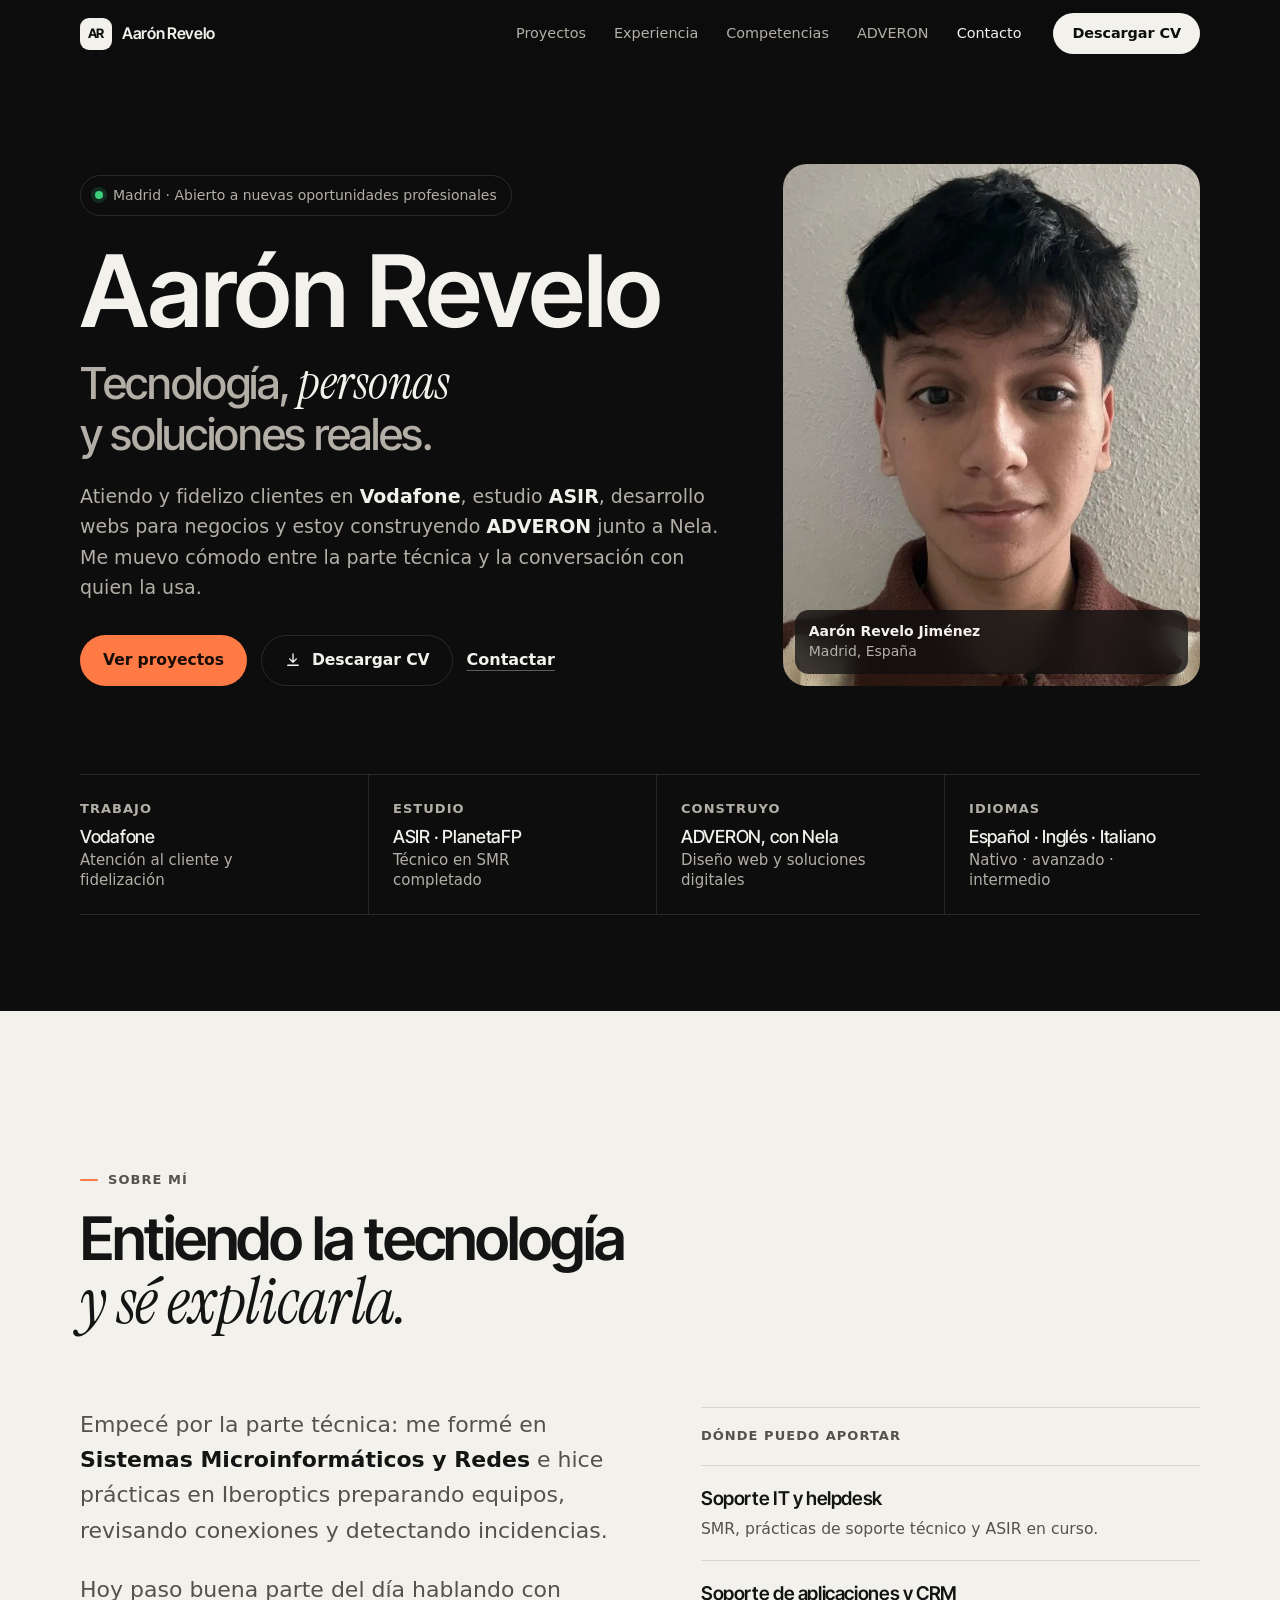
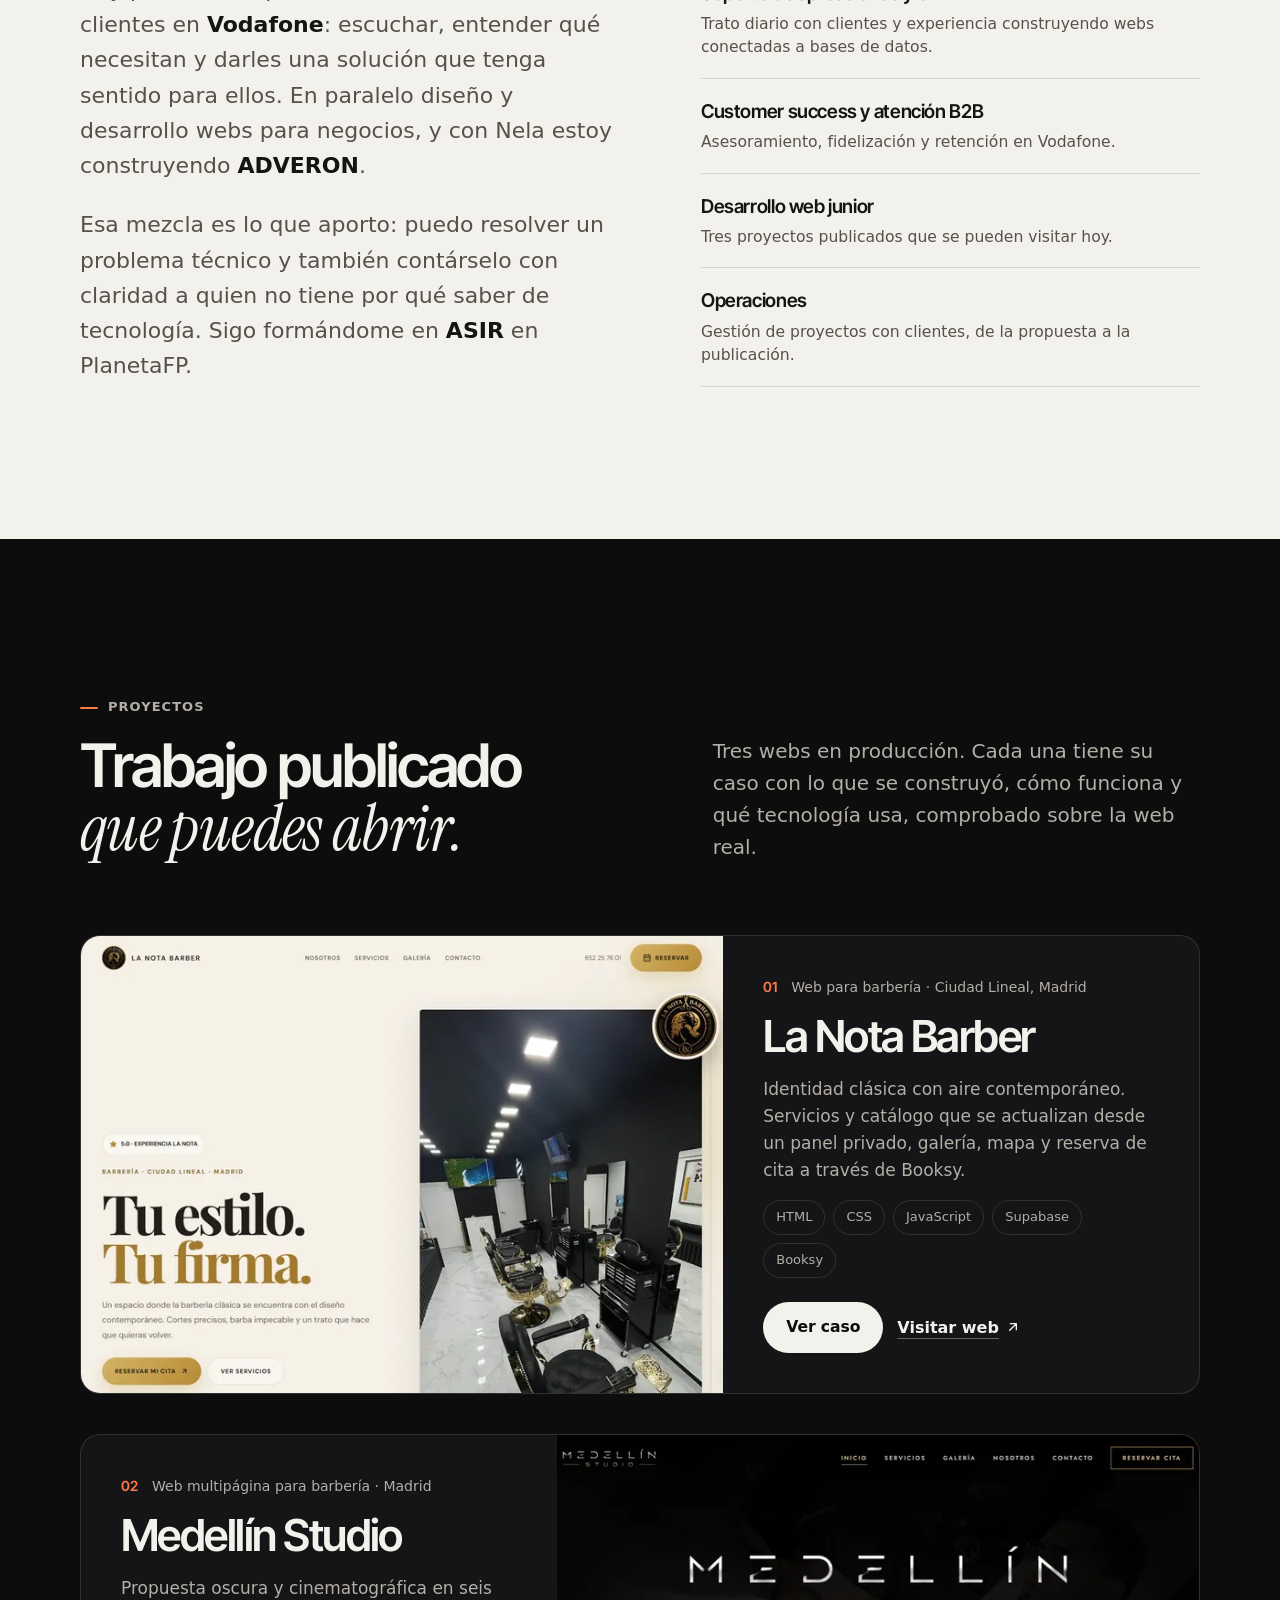
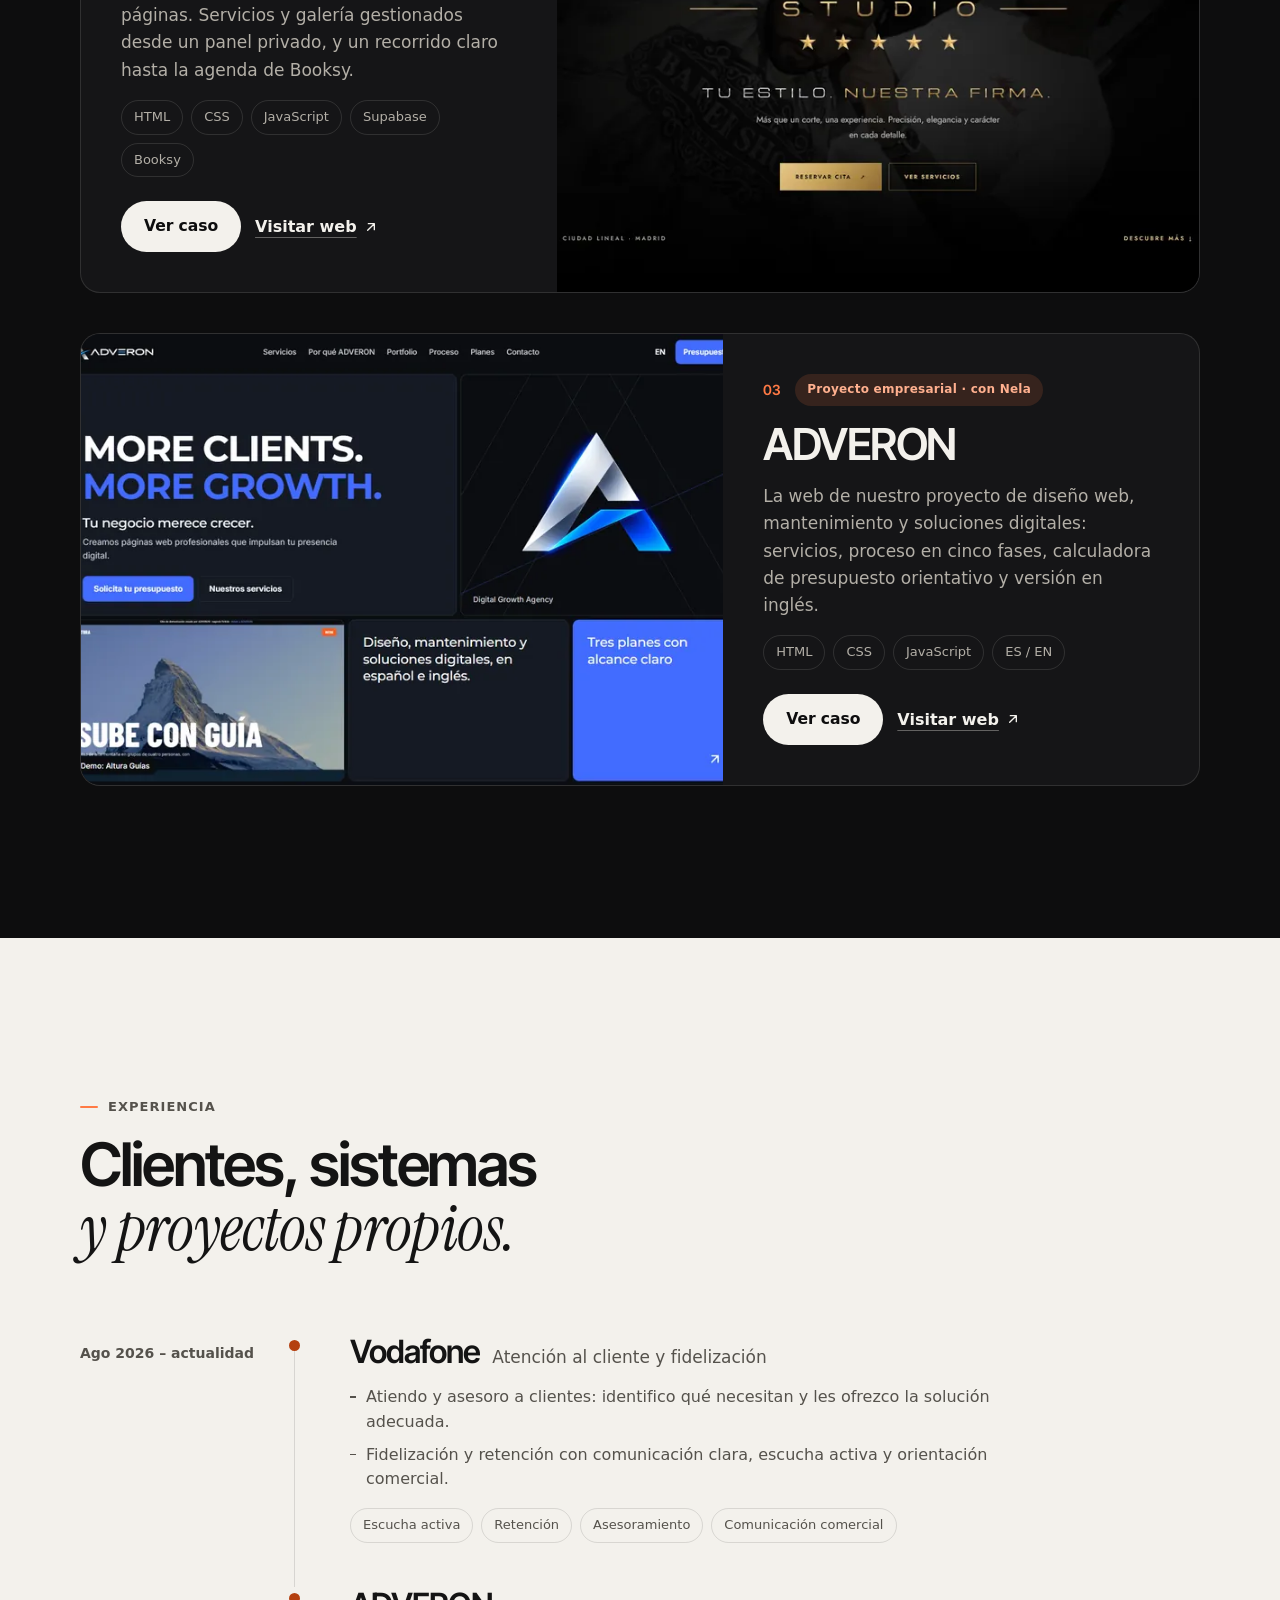
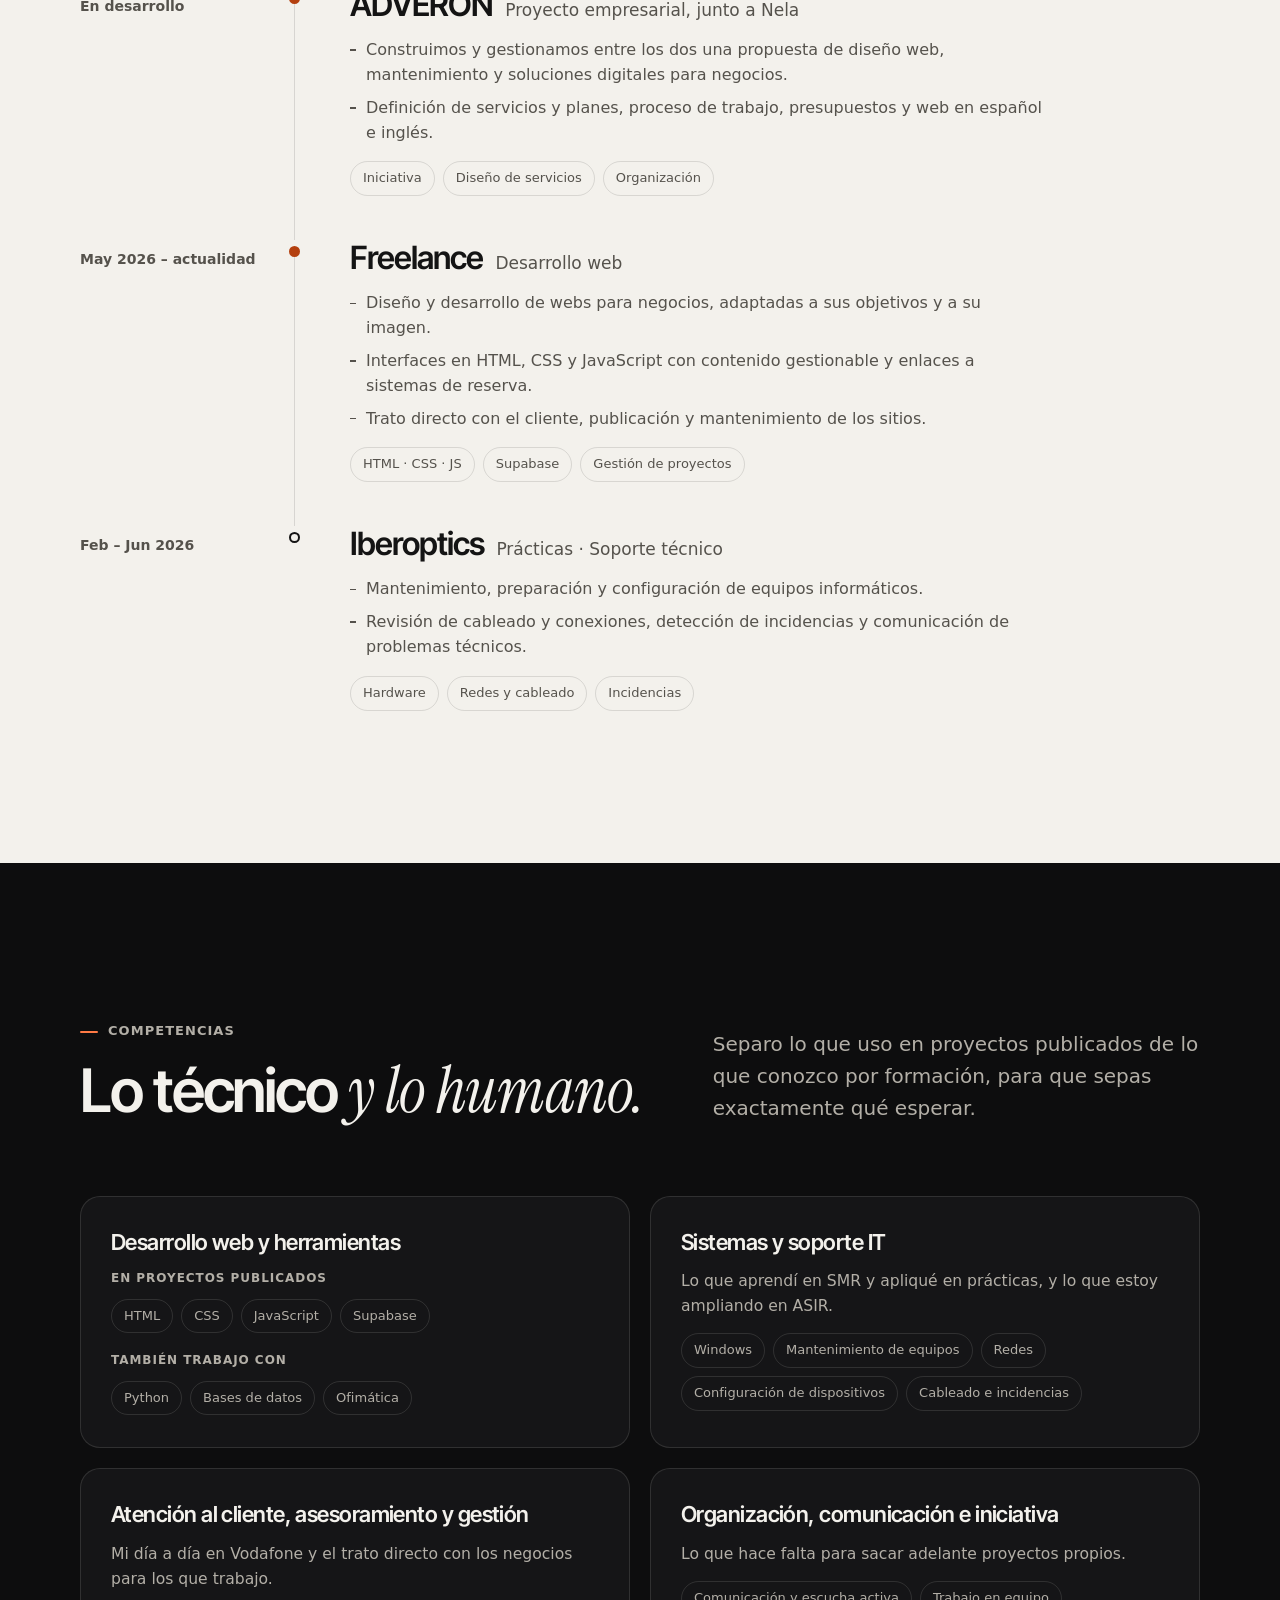
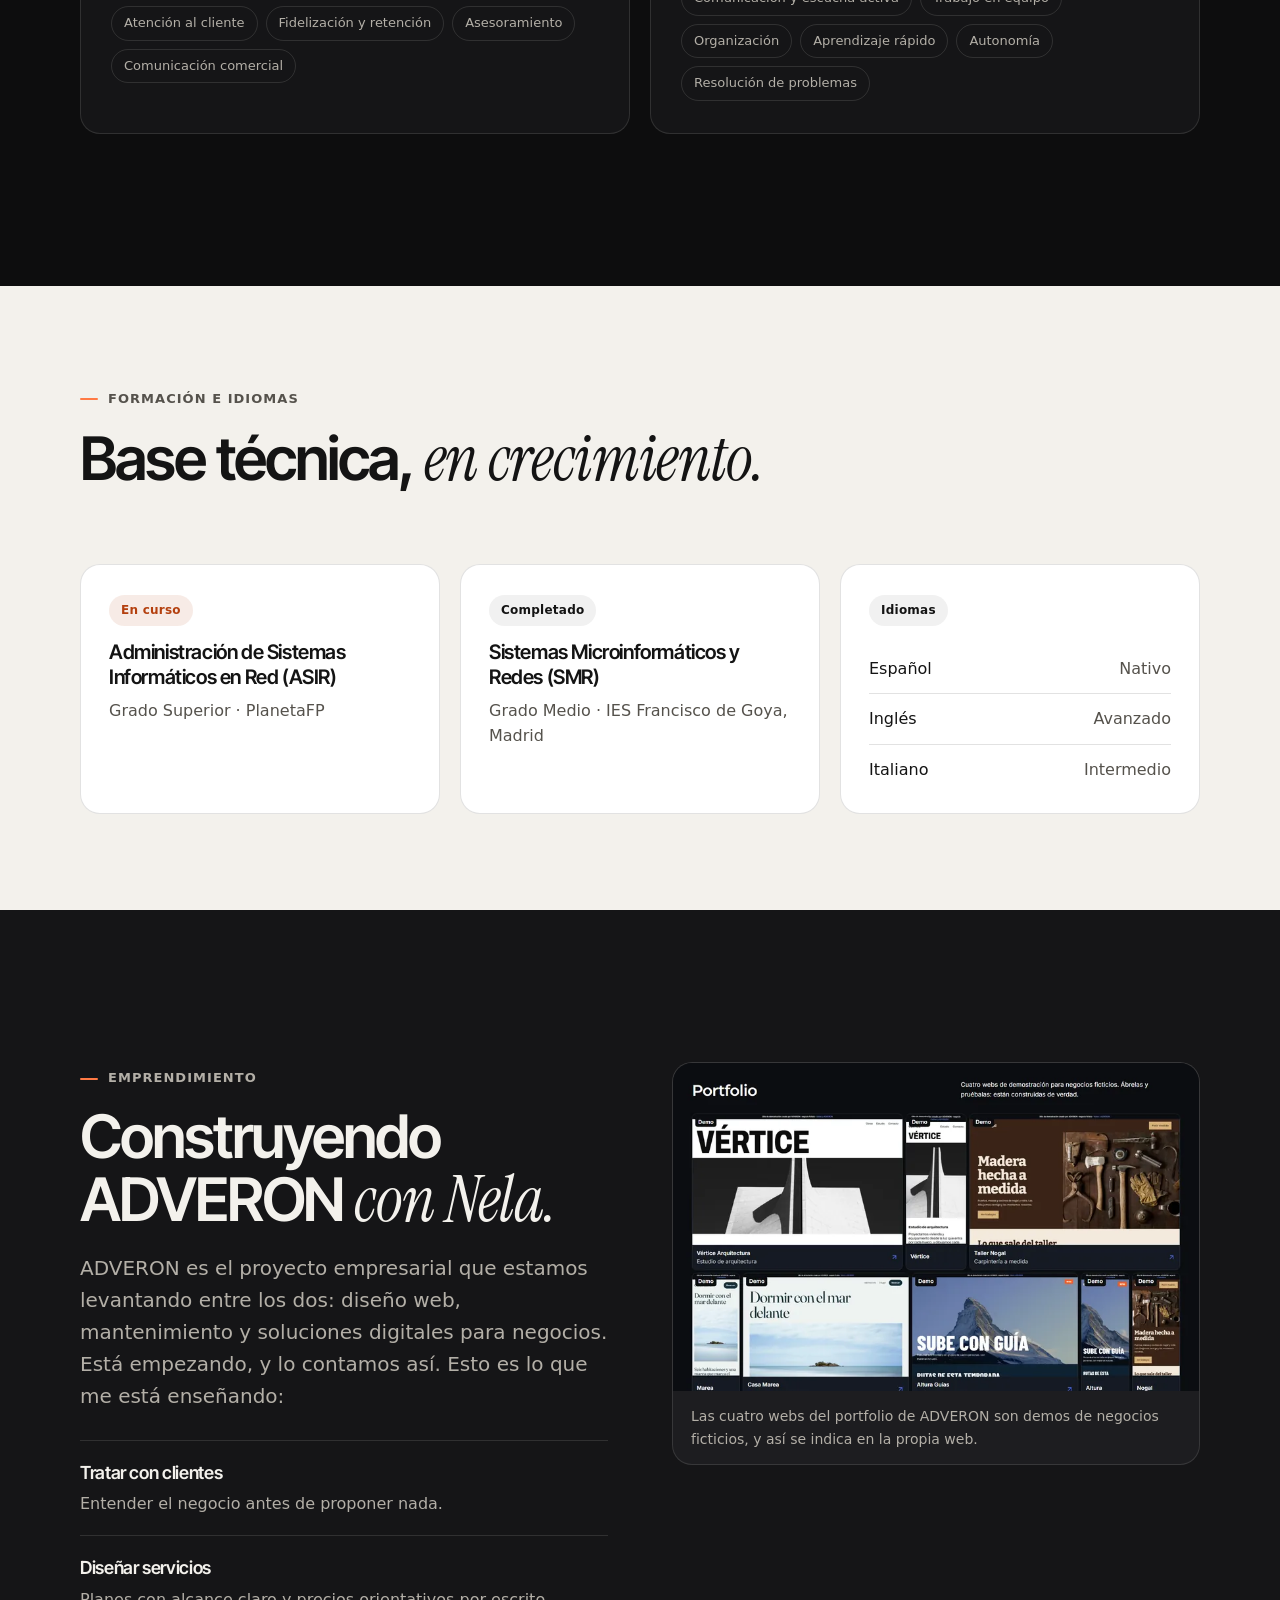
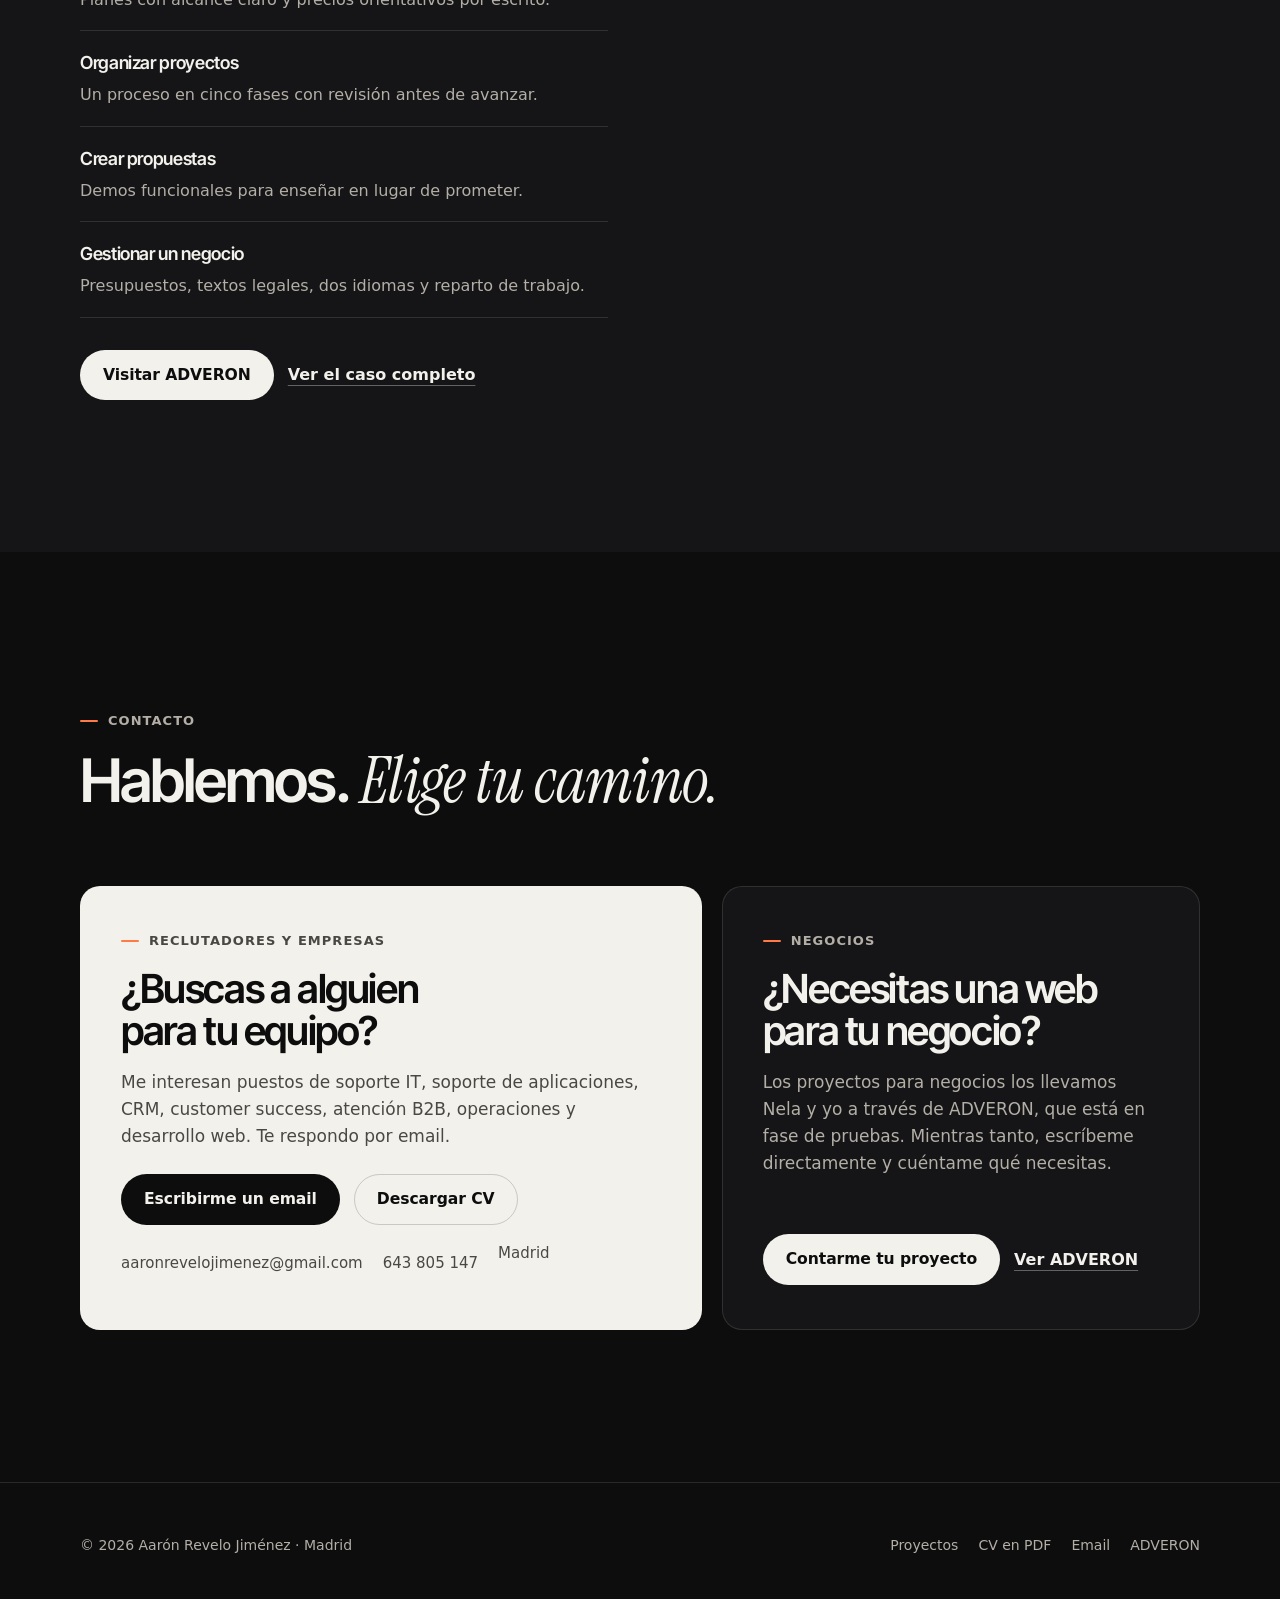
<file: index.html>
<!doctype html>
<html lang="es">
<head>
  <meta charset="utf-8">
  <meta name="viewport" content="width=device-width, initial-scale=1, viewport-fit=cover">
  <title>Aarón Revelo Jiménez · Soporte IT, atención al cliente y desarrollo web en Madrid</title>
  <meta name="description" content="Portfolio de Aarón Revelo Jiménez, en Madrid. Atención al cliente y fidelización en Vodafone, estudiante de ASIR, desarrollo web freelance y cofundador de ADVERON junto a Nela. Proyectos reales y CV.">
  <link rel="canonical" href="https://portfolio-six-delta-wnhrwzsiuf.vercel.app/">
  <meta name="theme-color" content="#0d0d0e">
  <meta name="color-scheme" content="dark light">

  <meta property="og:type" content="profile">
  <meta property="og:locale" content="es_ES">
  <meta property="og:site_name" content="Aarón Revelo">
  <meta property="og:title" content="Aarón Revelo · Tecnología, personas y soluciones reales">
  <meta property="og:description" content="Atención al cliente, soporte IT y desarrollo web en Madrid. Tres proyectos publicados y CV descargable.">
  <meta property="og:url" content="https://portfolio-six-delta-wnhrwzsiuf.vercel.app/">
  <meta property="og:image" content="https://portfolio-six-delta-wnhrwzsiuf.vercel.app/assets/og.jpg">
  <meta property="og:image:width" content="1200">
  <meta property="og:image:height" content="630">
  <meta property="og:image:alt" content="Aarón Revelo, portfolio: tecnología, personas y soluciones reales. Madrid.">
  <meta property="profile:first_name" content="Aarón">
  <meta property="profile:last_name" content="Revelo Jiménez">
  <meta name="twitter:card" content="summary_large_image">

  <link rel="icon" href="assets/favicon.svg" type="image/svg+xml">
  <link rel="apple-touch-icon" href="assets/apple-touch-icon.png">

  <link rel="preconnect" href="https://fonts.googleapis.com">
  <link rel="preconnect" href="https://fonts.gstatic.com" crossorigin>
  <link rel="stylesheet" href="https://fonts.googleapis.com/css2?family=Instrument+Serif:ital@1&family=Inter+Tight:wght@500;600;700&display=swap">
  <link rel="preload" as="image" href="assets/img/aaron-400.webp" type="image/webp" imagesrcset="assets/img/aaron-400.webp 400w, assets/img/aaron-660.webp 660w" imagesizes="(min-width: 900px) 420px, 360px">
  <link rel="stylesheet" href="assets/css/site.css">
  <script>document.documentElement.classList.add('js')</script>

  <script type="application/ld+json">
  {
    "@context": "https://schema.org",
    "@type": "ProfilePage",
    "url": "https://portfolio-six-delta-wnhrwzsiuf.vercel.app/",
    "inLanguage": "es",
    "mainEntity": {
      "@type": "Person",
      "name": "Aarón Revelo Jiménez",
      "url": "https://portfolio-six-delta-wnhrwzsiuf.vercel.app/",
      "image": "https://portfolio-six-delta-wnhrwzsiuf.vercel.app/assets/img/aaron-660.jpg",
      "email": "mailto:aaronrevelojimenez@gmail.com",
      "address": { "@type": "PostalAddress", "addressLocality": "Madrid", "addressCountry": "ES" },
      "worksFor": { "@type": "Organization", "name": "Vodafone" },
      "knowsLanguage": ["es", "en", "it"],
      "knowsAbout": ["Atención al cliente", "Fidelización", "Soporte técnico", "Redes", "Desarrollo web", "HTML", "CSS", "JavaScript", "Supabase"],
      "alumniOf": { "@type": "EducationalOrganization", "name": "IES Francisco de Goya" },
      "hasCredential": { "@type": "EducationalOccupationalCredential", "name": "Técnico en Sistemas Microinformáticos y Redes", "credentialCategory": "Formación Profesional de Grado Medio" }
    }
  }
  </script>
</head>
<body>
  <a class="skip-link" href="#main">Saltar al contenido</a>

  <header class="nav">
    <div class="wrap nav__inner">
      <a class="brand" href="#inicio" aria-label="Aarón Revelo, inicio">
        <span class="brand__mark" aria-hidden="true">AR</span>
        <span>Aarón Revelo</span>
      </a>
      <nav class="nav__links" aria-label="Principal">
        <a href="#proyectos">Proyectos</a>
        <a href="#experiencia">Experiencia</a>
        <a href="#competencias">Competencias</a>
        <a href="#adveron">ADVERON</a>
        <a href="#contacto">Contacto</a>
      </nav>
      <a class="btn btn--light nav__cta" href="CV_Aaron_Revelo_Jimenez.pdf" download>Descargar CV</a>
      <button class="menu-btn" type="button" aria-expanded="false" aria-controls="mobile-menu" aria-label="Abrir menú"><span></span></button>
    </div>
  </header>
  <div class="mobile-menu" id="mobile-menu">
    <nav aria-label="Principal (móvil)">
      <a href="#proyectos">Proyectos</a>
      <a href="#experiencia">Experiencia</a>
      <a href="#competencias">Competencias</a>
      <a href="#adveron">ADVERON</a>
      <a href="#contacto">Contacto</a>
      <a class="btn btn--accent" href="CV_Aaron_Revelo_Jimenez.pdf" download>Descargar CV</a>
    </nav>
  </div>

  <main id="main">

    <!-- ===================== HERO ===================== -->
    <section class="hero" id="inicio" aria-labelledby="hero-title">
      <div class="wrap">
        <div class="hero__grid">
          <div>
            <p class="hero__status"><span class="dot" aria-hidden="true"></span>Madrid · Abierto a nuevas oportunidades profesionales</p>
            <h1 class="hero__title display" id="hero-title">
              <span class="hero__name">Aarón Revelo</span>
              <span class="hero__claim">Tecnología, <span class="serif">personas</span> y soluciones reales.</span>
            </h1>
            <p class="hero__sub">
              Atiendo y fidelizo clientes en <strong>Vodafone</strong>, estudio <strong>ASIR</strong>,
              desarrollo webs para negocios y estoy construyendo <strong>ADVERON</strong> junto a Nela.
              Me muevo cómodo entre la parte técnica y la conversación con quien la usa.
            </p>
            <div class="actions">
              <a class="btn btn--accent" href="#proyectos">Ver proyectos</a>
              <a class="btn btn--ghost" href="CV_Aaron_Revelo_Jimenez.pdf" download>
                <svg viewBox="0 0 24 24" fill="none" stroke="currentColor" stroke-width="1.8" stroke-linecap="round" stroke-linejoin="round" aria-hidden="true"><path d="M12 4v11m0 0-4.5-4.5M12 15l4.5-4.5M5 19h14"/></svg>
                Descargar CV <span class="sr-only">(PDF, 175 KB)</span>
              </a>
              <a class="link" href="#contacto">Contactar</a>
            </div>
          </div>

          <figure class="portrait">
            <picture>
              <source type="image/webp" srcset="assets/img/aaron-400.webp 400w, assets/img/aaron-660.webp 660w" sizes="(min-width: 900px) 420px, 360px">
              <img src="assets/img/aaron-400.jpg" srcset="assets/img/aaron-400.jpg 400w, assets/img/aaron-660.jpg 660w" sizes="(min-width: 900px) 420px, 360px" width="400" height="543" alt="Retrato de Aarón Revelo Jiménez" fetchpriority="high">
            </picture>
            <figcaption><strong>Aarón Revelo Jiménez</strong>Madrid, España</figcaption>
          </figure>
        </div>

        <dl class="snapshot" aria-label="Resumen rápido">
          <div class="reveal"><dt>Trabajo</dt><dd>Vodafone<span>Atención al cliente y fidelización</span></dd></div>
          <div class="reveal"><dt>Estudio</dt><dd>ASIR · PlanetaFP<span>Técnico en SMR completado</span></dd></div>
          <div class="reveal"><dt>Construyo</dt><dd>ADVERON, con Nela<span>Diseño web y soluciones digitales</span></dd></div>
          <div class="reveal"><dt>Idiomas</dt><dd>Español · Inglés · Italiano<span>Nativo · avanzado · intermedio</span></dd></div>
        </dl>
      </div>
    </section>

    <!-- ===================== ABOUT ===================== -->
    <section class="section paper" id="perfil" aria-labelledby="perfil-title">
      <div class="wrap">
        <div class="section-head">
          <p class="kicker reveal">Sobre mí</p>
          <h2 class="h2 reveal" id="perfil-title">Entiendo la tecnología <span class="serif">y sé explicarla.</span></h2>
        </div>

        <div class="about">
          <div class="about__story reveal">
            <p>Empecé por la parte técnica: me formé en <strong>Sistemas Microinformáticos y Redes</strong> e hice prácticas en Iberoptics preparando equipos, revisando conexiones y detectando incidencias.</p>
            <p>Hoy paso buena parte del día hablando con clientes en <strong>Vodafone</strong>: escuchar, entender qué necesitan y darles una solución que tenga sentido para ellos. En paralelo diseño y desarrollo webs para negocios, y con Nela estoy construyendo <strong>ADVERON</strong>.</p>
            <p>Esa mezcla es lo que aporto: puedo resolver un problema técnico y también contárselo con claridad a quien no tiene por qué saber de tecnología. Sigo formándome en <strong>ASIR</strong> en PlanetaFP.</p>
          </div>

          <div class="reveal">
            <ul class="fit" aria-labelledby="fit-title">
              <li class="fit__title" id="fit-title">Dónde puedo aportar</li>
              <li><strong>Soporte IT y helpdesk</strong><span>SMR, prácticas de soporte técnico y ASIR en curso.</span></li>
              <li><strong>Soporte de aplicaciones y CRM</strong><span>Trato diario con clientes y experiencia construyendo webs conectadas a bases de datos.</span></li>
              <li><strong>Customer success y atención B2B</strong><span>Asesoramiento, fidelización y retención en Vodafone.</span></li>
              <li><strong>Desarrollo web junior</strong><span>Tres proyectos publicados que se pueden visitar hoy.</span></li>
              <li><strong>Operaciones</strong><span>Gestión de proyectos con clientes, de la propuesta a la publicación.</span></li>
            </ul>
          </div>
        </div>
      </div>
    </section>

    <!-- ===================== PROJECTS ===================== -->
    <section class="section" id="proyectos" aria-labelledby="proyectos-title">
      <div class="wrap">
        <div class="section-head section-head--split">
          <div>
            <p class="kicker reveal">Proyectos</p>
            <h2 class="h2 reveal" id="proyectos-title">Trabajo publicado <span class="serif">que puedes abrir.</span></h2>
          </div>
          <p class="lede reveal">Tres webs en producción. Cada una tiene su caso con lo que se construyó, cómo funciona y qué tecnología usa, comprobado sobre la web real.</p>
        </div>

        <div class="projects">
          <article class="project reveal" aria-labelledby="p1-title">
            <a class="project__media" href="proyectos/la-nota-barber.html" tabindex="-1" aria-hidden="true">
              <picture>
                <source type="image/webp" srcset="assets/img/la-nota-barber-800.webp 800w, assets/img/la-nota-barber-1440.webp 1440w" sizes="(min-width: 900px) 680px, 100vw">
                <img src="assets/img/la-nota-barber-800.webp" width="800" height="500" loading="lazy" decoding="async" alt="">
              </picture>
            </a>
            <div class="project__body">
              <p class="project__meta"><span class="project__index">01</span><span>Web para barbería · Ciudad Lineal, Madrid</span></p>
              <h3 class="project__title" id="p1-title"><a href="proyectos/la-nota-barber.html">La Nota Barber</a></h3>
              <p class="project__desc">Identidad clásica con aire contemporáneo. Servicios y catálogo que se actualizan desde un panel privado, galería, mapa y reserva de cita a través de Booksy.</p>
              <ul class="tags" aria-label="Tecnología">
                <li>HTML</li><li>CSS</li><li>JavaScript</li><li>Supabase</li><li>Booksy</li>
              </ul>
              <div class="actions">
                <a class="btn btn--light" href="proyectos/la-nota-barber.html">Ver caso</a>
                <a class="link" href="https://lanotabarber.vercel.app/" target="_blank" rel="noopener">Visitar web <span class="sr-only">(se abre en una pestaña nueva)</span>
                  <svg viewBox="0 0 24 24" fill="none" stroke="currentColor" stroke-width="2" stroke-linecap="round" stroke-linejoin="round" aria-hidden="true"><path d="M7 17 17 7M8 7h9v9"/></svg></a>
              </div>
            </div>
          </article>

          <article class="project reveal" aria-labelledby="p2-title">
            <a class="project__media" href="proyectos/medellin-studio.html" tabindex="-1" aria-hidden="true">
              <picture>
                <source type="image/webp" srcset="assets/img/medellin-studio-800.webp 800w, assets/img/medellin-studio-1440.webp 1440w" sizes="(min-width: 900px) 680px, 100vw">
                <img src="assets/img/medellin-studio-800.webp" width="800" height="500" loading="lazy" decoding="async" alt="">
              </picture>
            </a>
            <div class="project__body">
              <p class="project__meta"><span class="project__index">02</span><span>Web multipágina para barbería · Madrid</span></p>
              <h3 class="project__title" id="p2-title"><a href="proyectos/medellin-studio.html">Medellín Studio</a></h3>
              <p class="project__desc">Propuesta oscura y cinematográfica en seis páginas. Servicios y galería gestionados desde un panel privado, y un recorrido claro hasta la agenda de Booksy.</p>
              <ul class="tags" aria-label="Tecnología">
                <li>HTML</li><li>CSS</li><li>JavaScript</li><li>Supabase</li><li>Booksy</li>
              </ul>
              <div class="actions">
                <a class="btn btn--light" href="proyectos/medellin-studio.html">Ver caso</a>
                <a class="link" href="https://medellinstudio.vercel.app/" target="_blank" rel="noopener">Visitar web <span class="sr-only">(se abre en una pestaña nueva)</span>
                  <svg viewBox="0 0 24 24" fill="none" stroke="currentColor" stroke-width="2" stroke-linecap="round" stroke-linejoin="round" aria-hidden="true"><path d="M7 17 17 7M8 7h9v9"/></svg></a>
              </div>
            </div>
          </article>

          <article class="project reveal" aria-labelledby="p3-title">
            <a class="project__media" href="proyectos/adveron.html" tabindex="-1" aria-hidden="true">
              <picture>
                <source type="image/webp" srcset="assets/img/adveron-800.webp 800w, assets/img/adveron-1440.webp 1440w" sizes="(min-width: 900px) 680px, 100vw">
                <img src="assets/img/adveron-800.webp" width="800" height="500" loading="lazy" decoding="async" alt="">
              </picture>
            </a>
            <div class="project__body">
              <p class="project__meta"><span class="project__index">03</span><span class="label label--accent">Proyecto empresarial · con Nela</span></p>
              <h3 class="project__title" id="p3-title"><a href="proyectos/adveron.html">ADVERON</a></h3>
              <p class="project__desc">La web de nuestro proyecto de diseño web, mantenimiento y soluciones digitales: servicios, proceso en cinco fases, calculadora de presupuesto orientativo y versión en inglés.</p>
              <ul class="tags" aria-label="Tecnología">
                <li>HTML</li><li>CSS</li><li>JavaScript</li><li>ES / EN</li>
              </ul>
              <div class="actions">
                <a class="btn btn--light" href="proyectos/adveron.html">Ver caso</a>
                <a class="link" href="https://adveron-gamma.vercel.app/" target="_blank" rel="noopener">Visitar web <span class="sr-only">(se abre en una pestaña nueva)</span>
                  <svg viewBox="0 0 24 24" fill="none" stroke="currentColor" stroke-width="2" stroke-linecap="round" stroke-linejoin="round" aria-hidden="true"><path d="M7 17 17 7M8 7h9v9"/></svg></a>
              </div>
            </div>
          </article>
        </div>
      </div>
    </section>

    <!-- ===================== EXPERIENCE ===================== -->
    <section class="section paper" id="experiencia" aria-labelledby="experiencia-title">
      <div class="wrap">
        <div class="section-head">
          <p class="kicker reveal">Experiencia</p>
          <h2 class="h2 reveal" id="experiencia-title">Clientes, sistemas <span class="serif">y proyectos propios.</span></h2>
        </div>

        <ol class="timeline">
          <li class="job job--now reveal">
            <p class="job__when">Ago 2026 – actualidad</p>
            <div class="job__body">
              <div class="job__head"><h3 class="job__org">Vodafone</h3><span class="job__role">Atención al cliente y fidelización</span></div>
              <ul>
                <li>Atiendo y asesoro a clientes: identifico qué necesitan y les ofrezco la solución adecuada.</li>
                <li>Fidelización y retención con comunicación clara, escucha activa y orientación comercial.</li>
              </ul>
              <ul class="tags" aria-label="Competencias"><li>Escucha activa</li><li>Retención</li><li>Asesoramiento</li><li>Comunicación comercial</li></ul>
            </div>
          </li>

          <li class="job job--now reveal">
            <p class="job__when">En desarrollo</p>
            <div class="job__body">
              <div class="job__head"><h3 class="job__org">ADVERON</h3><span class="job__role">Proyecto empresarial, junto a Nela</span></div>
              <ul>
                <li>Construimos y gestionamos entre los dos una propuesta de diseño web, mantenimiento y soluciones digitales para negocios.</li>
                <li>Definición de servicios y planes, proceso de trabajo, presupuestos y web en español e inglés.</li>
              </ul>
              <ul class="tags" aria-label="Competencias"><li>Iniciativa</li><li>Diseño de servicios</li><li>Organización</li></ul>
            </div>
          </li>

          <li class="job job--now reveal">
            <p class="job__when">May 2026 – actualidad</p>
            <div class="job__body">
              <div class="job__head"><h3 class="job__org">Freelance</h3><span class="job__role">Desarrollo web</span></div>
              <ul>
                <li>Diseño y desarrollo de webs para negocios, adaptadas a sus objetivos y a su imagen.</li>
                <li>Interfaces en HTML, CSS y JavaScript con contenido gestionable y enlaces a sistemas de reserva.</li>
                <li>Trato directo con el cliente, publicación y mantenimiento de los sitios.</li>
              </ul>
              <ul class="tags" aria-label="Competencias"><li>HTML · CSS · JS</li><li>Supabase</li><li>Gestión de proyectos</li></ul>
            </div>
          </li>

          <li class="job reveal">
            <p class="job__when">Feb – Jun 2026</p>
            <div class="job__body">
              <div class="job__head"><h3 class="job__org">Iberoptics</h3><span class="job__role">Prácticas · Soporte técnico</span></div>
              <ul>
                <li>Mantenimiento, preparación y configuración de equipos informáticos.</li>
                <li>Revisión de cableado y conexiones, detección de incidencias y comunicación de problemas técnicos.</li>
              </ul>
              <ul class="tags" aria-label="Competencias"><li>Hardware</li><li>Redes y cableado</li><li>Incidencias</li></ul>
            </div>
          </li>
        </ol>
      </div>
    </section>

    <!-- ===================== SKILLS ===================== -->
    <section class="section" id="competencias" aria-labelledby="competencias-title">
      <div class="wrap">
        <div class="section-head section-head--split">
          <div>
            <p class="kicker reveal">Competencias</p>
            <h2 class="h2 reveal" id="competencias-title">Lo técnico <span class="serif">y lo humano.</span></h2>
          </div>
          <p class="lede reveal">Separo lo que uso en proyectos publicados de lo que conozco por formación, para que sepas exactamente qué esperar.</p>
        </div>

        <div class="skills">
          <div class="skill reveal">
            <h3>Desarrollo web y herramientas</h3>
            <div class="skill__group">
              <span class="skill__label">En proyectos publicados</span>
              <ul class="tags"><li>HTML</li><li>CSS</li><li>JavaScript</li><li>Supabase</li></ul>
            </div>
            <div class="skill__group">
              <span class="skill__label">También trabajo con</span>
              <ul class="tags"><li>Python</li><li>Bases de datos</li><li>Ofimática</li></ul>
            </div>
          </div>

          <div class="skill reveal">
            <h3>Sistemas y soporte IT</h3>
            <p>Lo que aprendí en SMR y apliqué en prácticas, y lo que estoy ampliando en ASIR.</p>
            <ul class="tags"><li>Windows</li><li>Mantenimiento de equipos</li><li>Redes</li><li>Configuración de dispositivos</li><li>Cableado e incidencias</li></ul>
          </div>

          <div class="skill reveal">
            <h3>Atención al cliente, asesoramiento y gestión</h3>
            <p>Mi día a día en Vodafone y el trato directo con los negocios para los que trabajo.</p>
            <ul class="tags"><li>Atención al cliente</li><li>Fidelización y retención</li><li>Asesoramiento</li><li>Comunicación comercial</li></ul>
          </div>

          <div class="skill reveal">
            <h3>Organización, comunicación e iniciativa</h3>
            <p>Lo que hace falta para sacar adelante proyectos propios.</p>
            <ul class="tags"><li>Comunicación y escucha activa</li><li>Trabajo en equipo</li><li>Organización</li><li>Aprendizaje rápido</li><li>Autonomía</li><li>Resolución de problemas</li></ul>
          </div>
        </div>
      </div>
    </section>

    <!-- ===================== EDUCATION ===================== -->
    <section class="section section--tight paper" id="formacion" aria-labelledby="formacion-title">
      <div class="wrap">
        <div class="section-head">
          <p class="kicker reveal">Formación e idiomas</p>
          <h2 class="h2 reveal" id="formacion-title">Base técnica, <span class="serif">en crecimiento.</span></h2>
        </div>
        <div class="edu-grid">
          <article class="edu reveal">
            <span class="label label--accent">En curso</span>
            <h3>Administración de Sistemas Informáticos en Red (ASIR)</h3>
            <p>Grado Superior · PlanetaFP</p>
          </article>
          <article class="edu reveal">
            <span class="label">Completado</span>
            <h3>Sistemas Microinformáticos y Redes (SMR)</h3>
            <p>Grado Medio · IES Francisco de Goya, Madrid</p>
          </article>
          <article class="edu reveal">
            <span class="label">Idiomas</span>
            <h3 class="sr-only">Idiomas</h3>
            <ul class="langs">
              <li><span>Español</span><span>Nativo</span></li>
              <li><span>Inglés</span><span>Avanzado</span></li>
              <li><span>Italiano</span><span>Intermedio</span></li>
            </ul>
          </article>
        </div>
      </div>
    </section>

    <!-- ===================== ADVERON ===================== -->
    <section class="section ink-2" id="adveron" aria-labelledby="adveron-title">
      <div class="wrap venture">
        <div>
          <p class="kicker reveal">Emprendimiento</p>
          <h2 class="h2 reveal" id="adveron-title">Construyendo ADVERON <span class="serif">con Nela.</span></h2>
          <p class="lede reveal">ADVERON es el proyecto empresarial que estamos levantando entre los dos: diseño web, mantenimiento y soluciones digitales para negocios. Está empezando, y lo contamos así. Esto es lo que me está enseñando:</p>
          <ul class="learn reveal">
            <li><strong>Tratar con clientes</strong><span>Entender el negocio antes de proponer nada.</span></li>
            <li><strong>Diseñar servicios</strong><span>Planes con alcance claro y precios orientativos por escrito.</span></li>
            <li><strong>Organizar proyectos</strong><span>Un proceso en cinco fases con revisión antes de avanzar.</span></li>
            <li><strong>Crear propuestas</strong><span>Demos funcionales para enseñar en lugar de prometer.</span></li>
            <li><strong>Gestionar un negocio</strong><span>Presupuestos, textos legales, dos idiomas y reparto de trabajo.</span></li>
          </ul>
          <div class="actions">
            <a class="btn btn--light" href="https://adveron-gamma.vercel.app/" target="_blank" rel="noopener">Visitar ADVERON <span class="sr-only">(se abre en una pestaña nueva)</span></a>
            <a class="link" href="proyectos/adveron.html">Ver el caso completo</a>
          </div>
        </div>
        <figure class="venture__card venture__aside reveal">
          <picture>
            <source type="image/webp" srcset="assets/img/adveron-demos-800.webp 800w, assets/img/adveron-demos-1440.webp 1440w" sizes="(min-width: 960px) 560px, 100vw">
            <img src="assets/img/adveron-demos-800.webp" width="800" height="544" loading="lazy" decoding="async" alt="Sección de portfolio de la web de ADVERON con cuatro webs de demostración: Vértice Arquitectura, Taller Nogal, Casa Marea y Altura Guías.">
          </picture>
          <figcaption>Las cuatro webs del portfolio de ADVERON son demos de negocios ficticios, y así se indica en la propia web.</figcaption>
        </figure>
      </div>
    </section>

    <!-- ===================== CONTACT ===================== -->
    <section class="section" id="contacto" aria-labelledby="contacto-title">
      <div class="wrap">
        <div class="section-head">
          <p class="kicker reveal">Contacto</p>
          <h2 class="h2 reveal" id="contacto-title">Hablemos. <span class="serif">Elige tu camino.</span></h2>
        </div>

        <div class="contact-grid">
          <article class="path path--primary reveal" aria-labelledby="path-jobs">
            <p class="kicker">Reclutadores y empresas</p>
            <h3 id="path-jobs">¿Buscas a alguien para tu equipo?</h3>
            <p class="path__text">Me interesan puestos de soporte IT, soporte de aplicaciones, CRM, customer success, atención B2B, operaciones y desarrollo web. Te respondo por email.</p>
            <div class="actions">
              <a class="btn btn--dark" href="mailto:aaronrevelojimenez@gmail.com?subject=Oportunidad%20profesional%20%E2%80%93%20Aar%C3%B3n%20Revelo">Escribirme un email</a>
              <a class="btn btn--ghost" href="CV_Aaron_Revelo_Jimenez.pdf" download>Descargar CV <span class="sr-only">(PDF)</span></a>
            </div>
            <p class="path__meta">
              <a href="mailto:aaronrevelojimenez@gmail.com">aaronrevelojimenez@gmail.com</a>
              <a href="tel:+34643805147">643 805 147</a>
              <span>Madrid</span>
            </p>
          </article>

          <article class="path reveal" aria-labelledby="path-biz">
            <p class="kicker">Negocios</p>
            <h3 id="path-biz">¿Necesitas una web para tu negocio?</h3>
            <p class="path__text">Los proyectos para negocios los llevamos Nela y yo a través de ADVERON, que está en fase de pruebas. Mientras tanto, escríbeme directamente y cuéntame qué necesitas.</p>
            <div class="actions">
              <a class="btn btn--light" href="mailto:aaronrevelojimenez@gmail.com?subject=Proyecto%20web%20para%20mi%20negocio">Contarme tu proyecto</a>
              <a class="link" href="https://adveron-gamma.vercel.app/" target="_blank" rel="noopener">Ver ADVERON <span class="sr-only">(se abre en una pestaña nueva)</span></a>
            </div>
          </article>
        </div>
      </div>
    </section>
  </main>

  <footer class="footer">
    <div class="wrap footer__inner">
      <p>© <span data-year>2026</span> Aarón Revelo Jiménez · Madrid</p>
      <nav aria-label="Pie de página">
        <a href="#proyectos">Proyectos</a>
        <a href="CV_Aaron_Revelo_Jimenez.pdf" download>CV en PDF</a>
        <a href="mailto:aaronrevelojimenez@gmail.com">Email</a>
        <a href="https://adveron-gamma.vercel.app/" target="_blank" rel="noopener">ADVERON</a>
      </nav>
    </div>
  </footer>

  <script src="assets/js/site.js" defer></script>
</body>
</html>
</file>
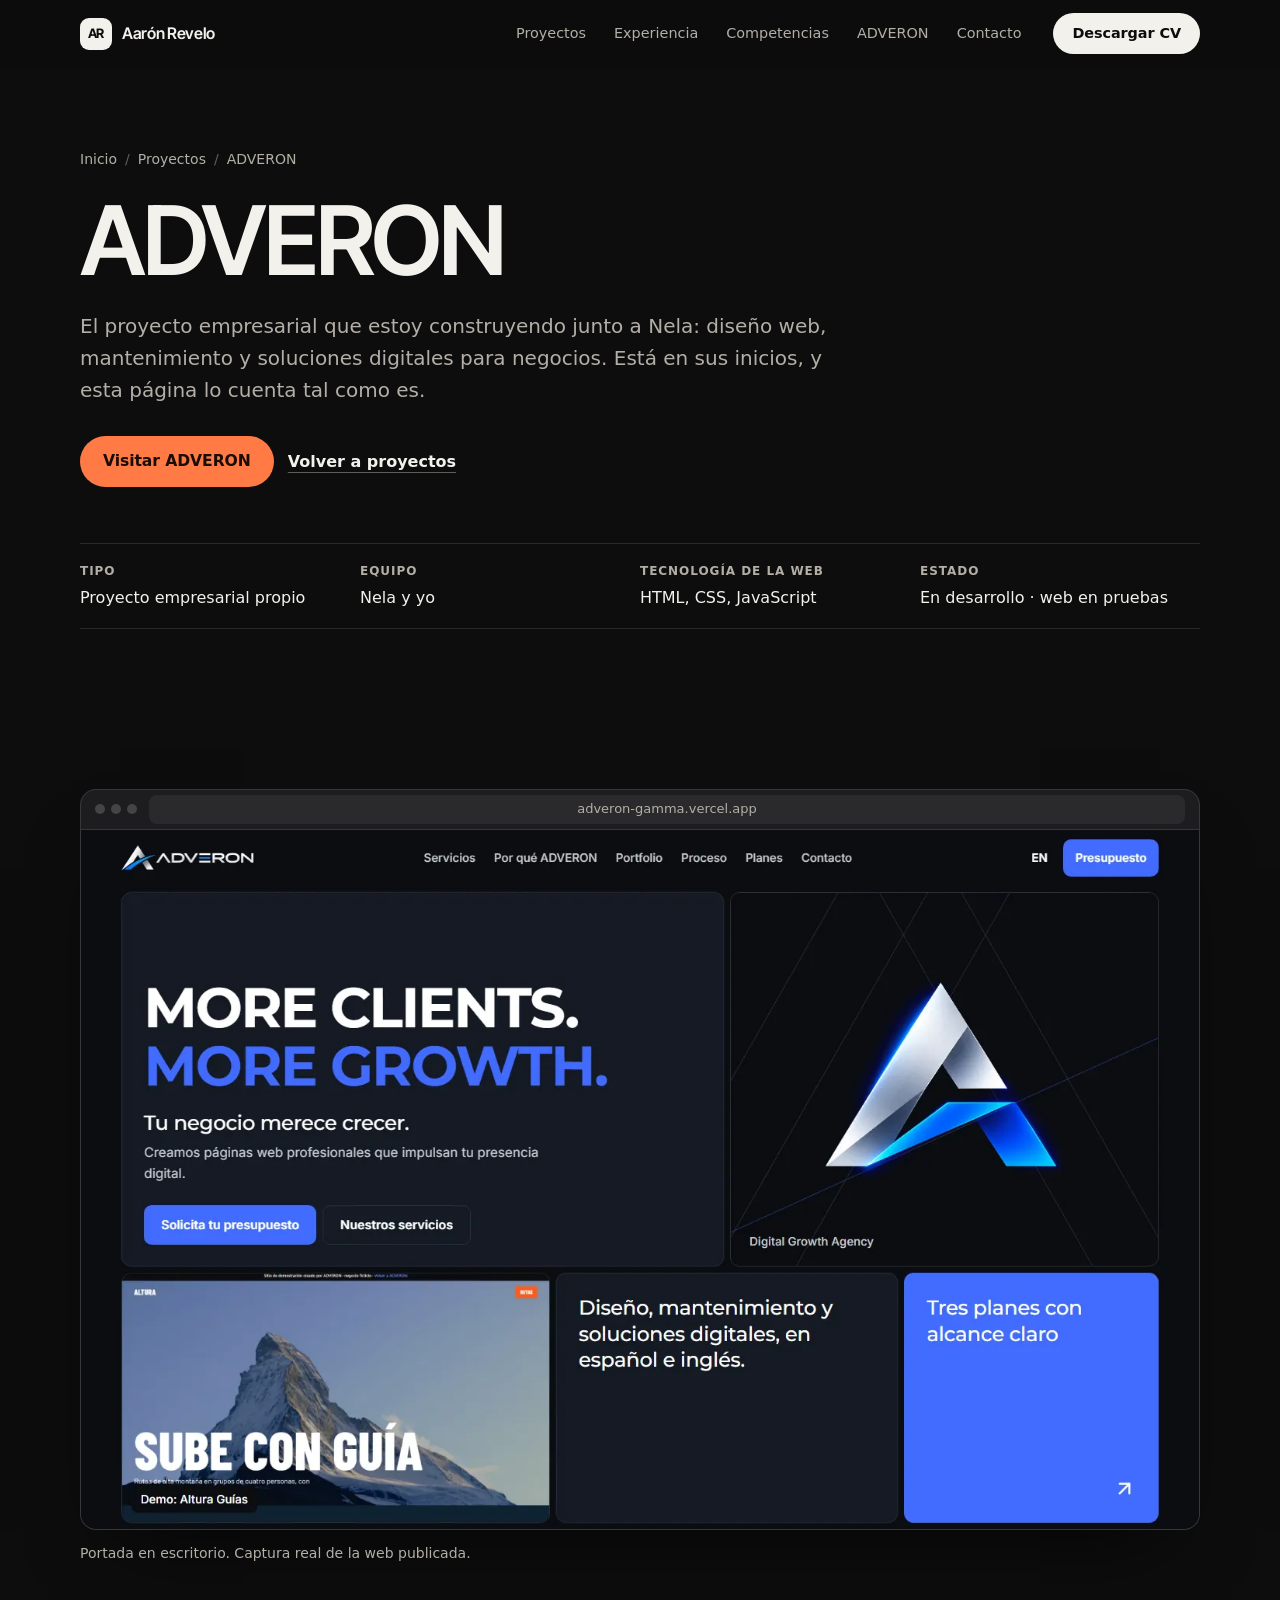
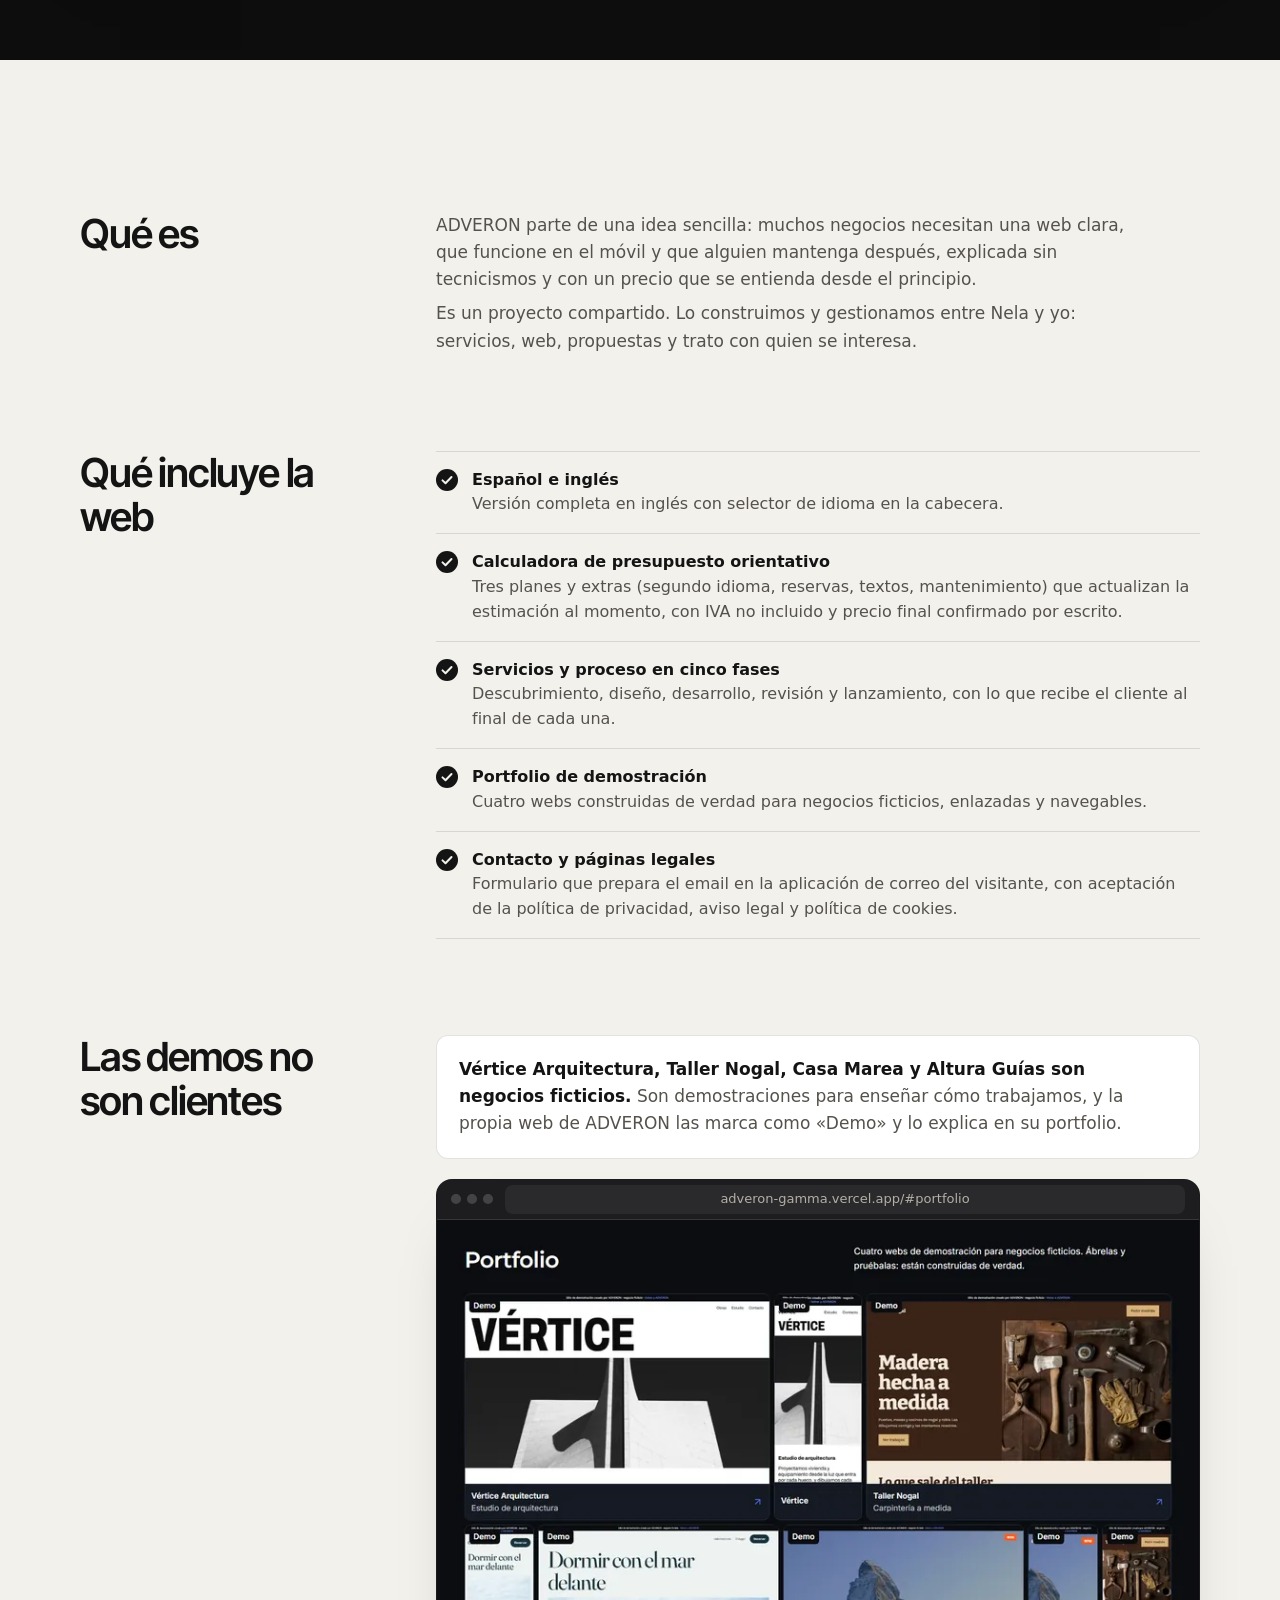
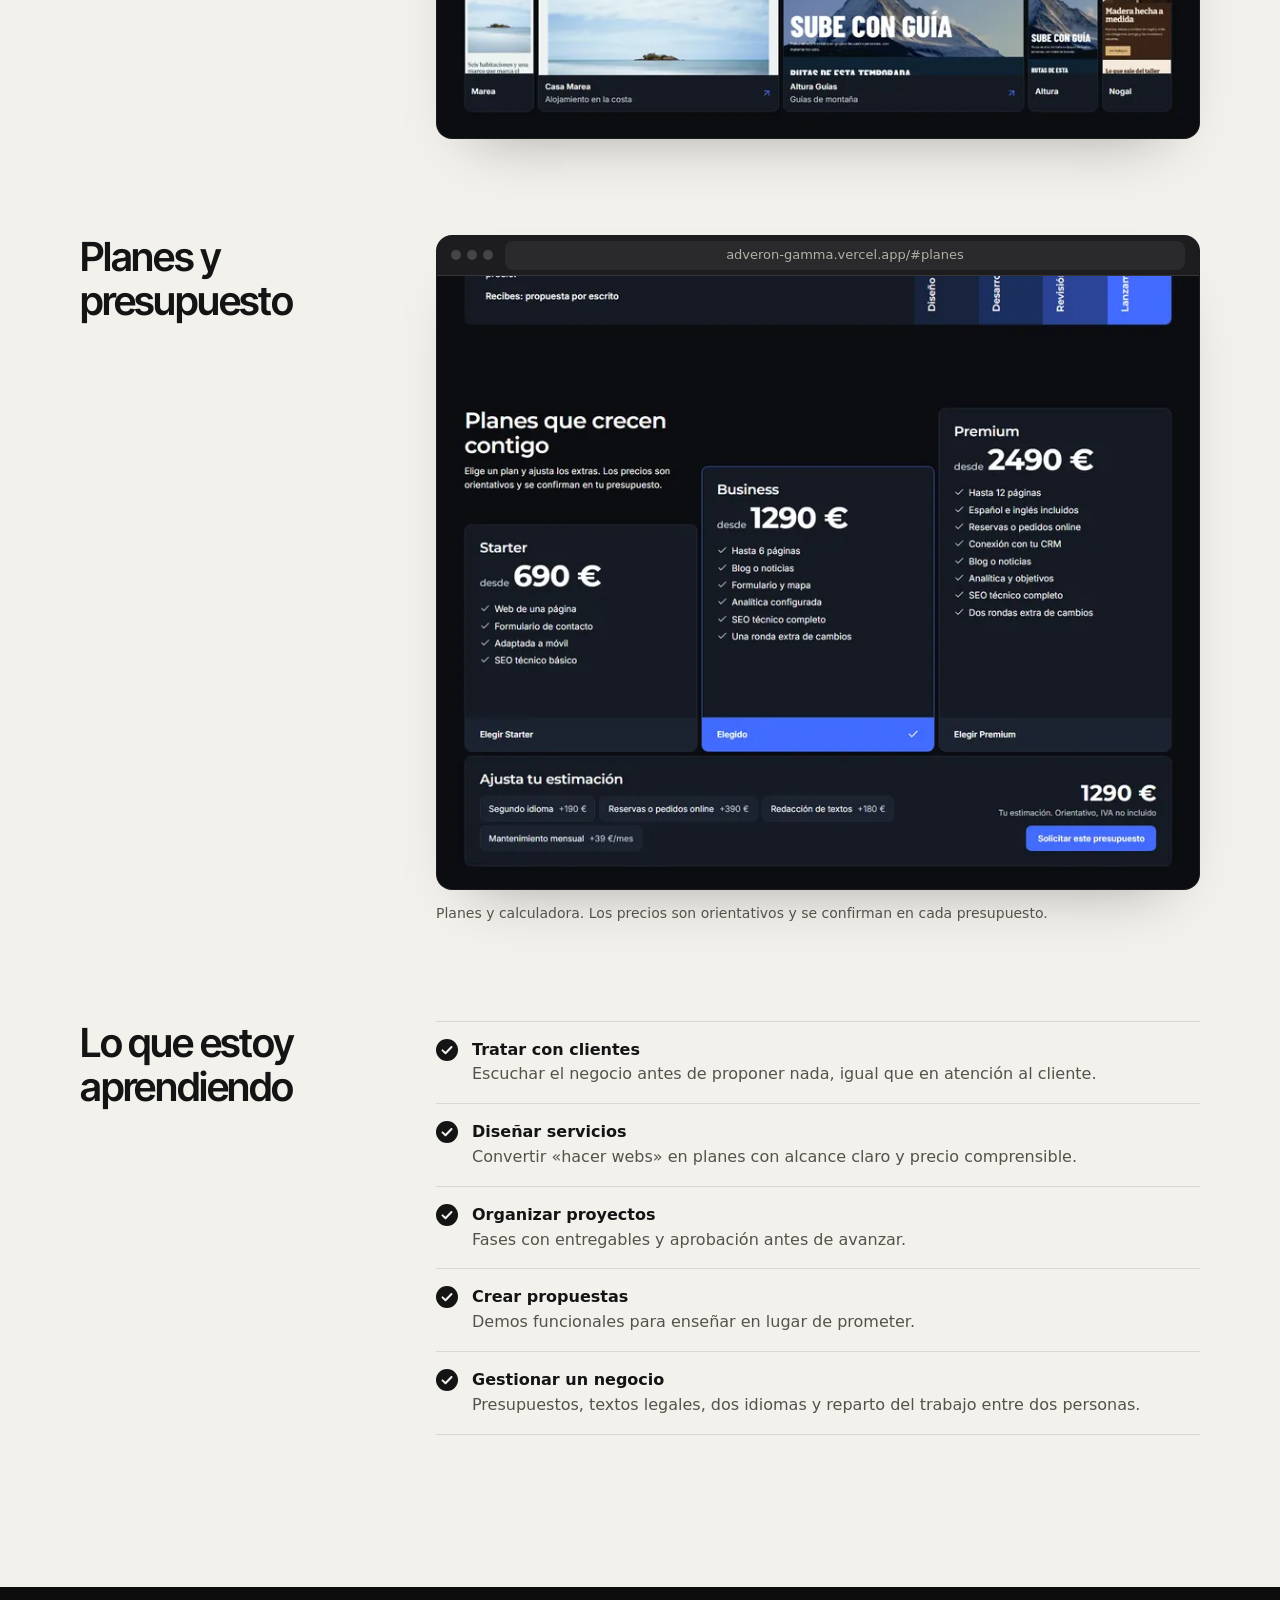
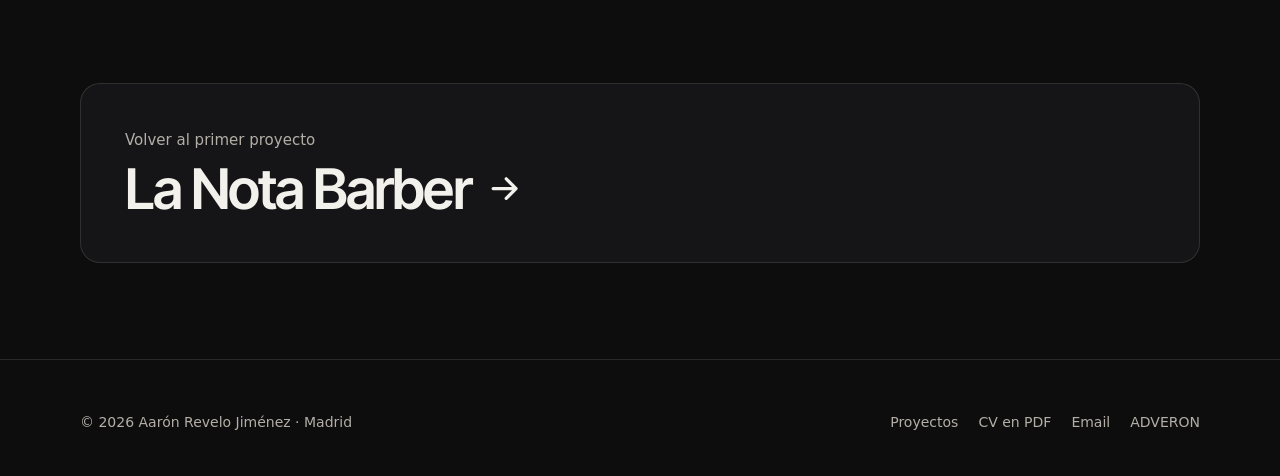
<file: proyectos/adveron.html>
<!doctype html>
<html lang="es">
<head>
  <meta charset="utf-8">
  <meta name="viewport" content="width=device-width, initial-scale=1, viewport-fit=cover">
  <title>ADVERON · Proyecto empresarial con Nela · Aarón Revelo</title>
  <meta name="description" content="ADVERON, el proyecto de diseño web, mantenimiento y soluciones digitales que Aarón Revelo construye junto a Nela: web en español e inglés, proceso en cinco fases, calculadora de presupuesto y demos funcionales.">
  <link rel="canonical" href="https://portfolio-six-delta-wnhrwzsiuf.vercel.app/proyectos/adveron.html">
  <meta name="theme-color" content="#0d0d0e">
  <meta property="og:type" content="article">
  <meta property="og:locale" content="es_ES">
  <meta property="og:site_name" content="Aarón Revelo">
  <meta property="og:title" content="ADVERON · Proyecto empresarial con Nela">
  <meta property="og:description" content="Diseño web, mantenimiento y soluciones digitales para negocios. Un proyecto en construcción, contado tal como es.">
  <meta property="og:url" content="https://portfolio-six-delta-wnhrwzsiuf.vercel.app/proyectos/adveron.html">
  <meta property="og:image" content="https://portfolio-six-delta-wnhrwzsiuf.vercel.app/assets/img/adveron-1440.webp">
  <meta name="twitter:card" content="summary_large_image">
  <link rel="icon" href="../assets/favicon.svg" type="image/svg+xml">
  <link rel="apple-touch-icon" href="../assets/apple-touch-icon.png">
  <link rel="preconnect" href="https://fonts.googleapis.com">
  <link rel="preconnect" href="https://fonts.gstatic.com" crossorigin>
  <link rel="stylesheet" href="https://fonts.googleapis.com/css2?family=Instrument+Serif:ital@1&family=Inter+Tight:wght@500;600;700&display=swap">
  <link rel="stylesheet" href="../assets/css/site.css">
  <script>document.documentElement.classList.add('js')</script>
  <script type="application/ld+json">
  {
    "@context": "https://schema.org",
    "@type": "BreadcrumbList",
    "itemListElement": [
      { "@type": "ListItem", "position": 1, "name": "Inicio", "item": "https://portfolio-six-delta-wnhrwzsiuf.vercel.app/" },
      { "@type": "ListItem", "position": 2, "name": "ADVERON", "item": "https://portfolio-six-delta-wnhrwzsiuf.vercel.app/proyectos/adveron.html" }
    ]
  }
  </script>
</head>
<body>
  <a class="skip-link" href="#main">Saltar al contenido</a>

  <header class="nav">
    <div class="wrap nav__inner">
      <a class="brand" href="../" aria-label="Aarón Revelo, inicio">
        <span class="brand__mark" aria-hidden="true">AR</span>
        <span>Aarón Revelo</span>
      </a>
      <nav class="nav__links" aria-label="Principal">
        <a href="../#proyectos">Proyectos</a>
        <a href="../#experiencia">Experiencia</a>
        <a href="../#competencias">Competencias</a>
        <a href="../#adveron">ADVERON</a>
        <a href="../#contacto">Contacto</a>
      </nav>
      <a class="btn btn--light nav__cta" href="../CV_Aaron_Revelo_Jimenez.pdf" download>Descargar CV</a>
      <button class="menu-btn" type="button" aria-expanded="false" aria-controls="mobile-menu" aria-label="Abrir menú"><span></span></button>
    </div>
  </header>
  <div class="mobile-menu" id="mobile-menu">
    <nav aria-label="Principal (móvil)">
      <a href="../#proyectos">Proyectos</a>
      <a href="../#experiencia">Experiencia</a>
      <a href="../#competencias">Competencias</a>
      <a href="../#adveron">ADVERON</a>
      <a href="../#contacto">Contacto</a>
      <a class="btn btn--accent" href="../CV_Aaron_Revelo_Jimenez.pdf" download>Descargar CV</a>
    </nav>
  </div>

  <main id="main">
    <section class="case-hero">
      <div class="wrap">
        <ol class="crumbs" aria-label="Ruta">
          <li><a href="../">Inicio</a></li>
          <li><a href="../#proyectos">Proyectos</a></li>
          <li aria-current="page">ADVERON</li>
        </ol>
        <h1 class="display">ADVERON</h1>
        <p class="lede">El proyecto empresarial que estoy construyendo junto a Nela: diseño web, mantenimiento y soluciones digitales para negocios. Está en sus inicios, y esta página lo cuenta tal como es.</p>
        <div class="actions">
          <a class="btn btn--accent" href="https://adveron-gamma.vercel.app/" target="_blank" rel="noopener">Visitar ADVERON <span class="sr-only">(se abre en una pestaña nueva)</span></a>
          <a class="link" href="../#proyectos">Volver a proyectos</a>
        </div>

        <dl class="facts-list">
          <div><dt>Tipo</dt><dd>Proyecto empresarial propio</dd></div>
          <div><dt>Equipo</dt><dd>Nela y yo</dd></div>
          <div><dt>Tecnología de la web</dt><dd>HTML, CSS, JavaScript</dd></div>
          <div><dt>Estado</dt><dd>En desarrollo · web en pruebas</dd></div>
        </dl>
      </div>
    </section>

    <section class="section--tight" aria-label="Captura del proyecto">
      <div class="wrap">
        <figure class="reveal">
          <div class="browser">
            <div class="browser__bar"><span class="browser__dots" aria-hidden="true"><i></i><i></i><i></i></span><span class="browser__url">adveron-gamma.vercel.app</span></div>
            <picture>
              <source type="image/webp" srcset="../assets/img/adveron-800.webp 800w, ../assets/img/adveron-1440.webp 1440w" sizes="(min-width: 1200px) 1120px, 100vw">
              <img src="../assets/img/adveron-800.webp" width="1440" height="900" fetchpriority="high" alt="Portada de la web de ADVERON: titular «More clients. More growth.» en blanco y azul sobre fondo oscuro, logotipo en forma de A y bloques con servicios y planes.">
            </picture>
          </div>
          <figcaption class="shot-caption">Portada en escritorio. Captura real de la web publicada.</figcaption>
        </figure>
      </div>
    </section>

    <section class="section paper">
      <div class="wrap case-body">
        <div class="case-block reveal">
          <h2>Qué es</h2>
          <div>
            <p>ADVERON parte de una idea sencilla: muchos negocios necesitan una web clara, que funcione en el móvil y que alguien mantenga después, explicada sin tecnicismos y con un precio que se entienda desde el principio.</p>
            <p>Es un proyecto compartido. Lo construimos y gestionamos entre Nela y yo: servicios, web, propuestas y trato con quien se interesa.</p>
          </div>
        </div>

        <div class="case-block reveal">
          <h2>Qué incluye la web</h2>
          <ul class="checks">
            <li><div><strong>Español e inglés</strong><span>Versión completa en inglés con selector de idioma en la cabecera.</span></div></li>
            <li><div><strong>Calculadora de presupuesto orientativo</strong><span>Tres planes y extras (segundo idioma, reservas, textos, mantenimiento) que actualizan la estimación al momento, con IVA no incluido y precio final confirmado por escrito.</span></div></li>
            <li><div><strong>Servicios y proceso en cinco fases</strong><span>Descubrimiento, diseño, desarrollo, revisión y lanzamiento, con lo que recibe el cliente al final de cada una.</span></div></li>
            <li><div><strong>Portfolio de demostración</strong><span>Cuatro webs construidas de verdad para negocios ficticios, enlazadas y navegables.</span></div></li>
            <li><div><strong>Contacto y páginas legales</strong><span>Formulario que prepara el email en la aplicación de correo del visitante, con aceptación de la política de privacidad, aviso legal y política de cookies.</span></div></li>
          </ul>
        </div>

        <div class="case-block reveal">
          <h2>Las demos no son clientes</h2>
          <div>
            <div class="note">
              <p><strong>Vértice Arquitectura, Taller Nogal, Casa Marea y Altura Guías son negocios ficticios.</strong> Son demostraciones para enseñar cómo trabajamos, y la propia web de ADVERON las marca como «Demo» y lo explica en su portfolio.</p>
            </div>
            <figure style="margin-top: 20px">
              <div class="browser">
                <div class="browser__bar"><span class="browser__dots" aria-hidden="true"><i></i><i></i><i></i></span><span class="browser__url">adveron-gamma.vercel.app/#portfolio</span></div>
                <picture>
                  <source type="image/webp" srcset="../assets/img/adveron-demos-800.webp 800w, ../assets/img/adveron-demos-1440.webp 1440w" sizes="(min-width: 900px) 760px, 100vw">
                  <img src="../assets/img/adveron-demos-800.webp" width="800" height="544" loading="lazy" decoding="async" alt="Portfolio de ADVERON con las cuatro webs de demostración, cada una con la etiqueta «Demo».">
                </picture>
              </div>
            </figure>
          </div>
        </div>

        <div class="case-block reveal">
          <h2>Planes y presupuesto</h2>
          <figure>
            <div class="browser">
              <div class="browser__bar"><span class="browser__dots" aria-hidden="true"><i></i><i></i><i></i></span><span class="browser__url">adveron-gamma.vercel.app/#planes</span></div>
              <picture>
                <source type="image/webp" srcset="../assets/img/adveron-planes-800.webp 800w, ../assets/img/adveron-planes-1440.webp 1440w" sizes="(min-width: 900px) 760px, 100vw">
                <img src="../assets/img/adveron-planes-800.webp" width="800" height="644" loading="lazy" decoding="async" alt="Sección de planes de ADVERON: Starter, Business y Premium con precios orientativos y la calculadora de extras con la estimación total.">
              </picture>
            </div>
            <figcaption class="shot-caption">Planes y calculadora. Los precios son orientativos y se confirman en cada presupuesto.</figcaption>
          </figure>
        </div>

        <div class="case-block reveal">
          <h2>Lo que estoy aprendiendo</h2>
          <ul class="checks">
            <li><div><strong>Tratar con clientes</strong><span>Escuchar el negocio antes de proponer nada, igual que en atención al cliente.</span></div></li>
            <li><div><strong>Diseñar servicios</strong><span>Convertir «hacer webs» en planes con alcance claro y precio comprensible.</span></div></li>
            <li><div><strong>Organizar proyectos</strong><span>Fases con entregables y aprobación antes de avanzar.</span></div></li>
            <li><div><strong>Crear propuestas</strong><span>Demos funcionales para enseñar en lugar de prometer.</span></div></li>
            <li><div><strong>Gestionar un negocio</strong><span>Presupuestos, textos legales, dos idiomas y reparto del trabajo entre dos personas.</span></div></li>
          </ul>
        </div>
      </div>
    </section>

    <section class="section--tight">
      <div class="wrap">
        <a class="next reveal" href="la-nota-barber.html">
          <span>Volver al primer proyecto</span>
          <strong>La Nota Barber <svg viewBox="0 0 24 24" fill="none" stroke="currentColor" stroke-width="2" stroke-linecap="round" stroke-linejoin="round" aria-hidden="true"><path d="M5 12h14m-6-6 6 6-6 6"/></svg></strong>
        </a>
      </div>
    </section>
  </main>

  <footer class="footer">
    <div class="wrap footer__inner">
      <p>© <span data-year>2026</span> Aarón Revelo Jiménez · Madrid</p>
      <nav aria-label="Pie de página">
        <a href="../#proyectos">Proyectos</a>
        <a href="../CV_Aaron_Revelo_Jimenez.pdf" download>CV en PDF</a>
        <a href="mailto:aaronrevelojimenez@gmail.com">Email</a>
        <a href="https://adveron-gamma.vercel.app/" target="_blank" rel="noopener">ADVERON</a>
      </nav>
    </div>
  </footer>
  <script src="../assets/js/site.js" defer></script>
</body>
</html>
</file>
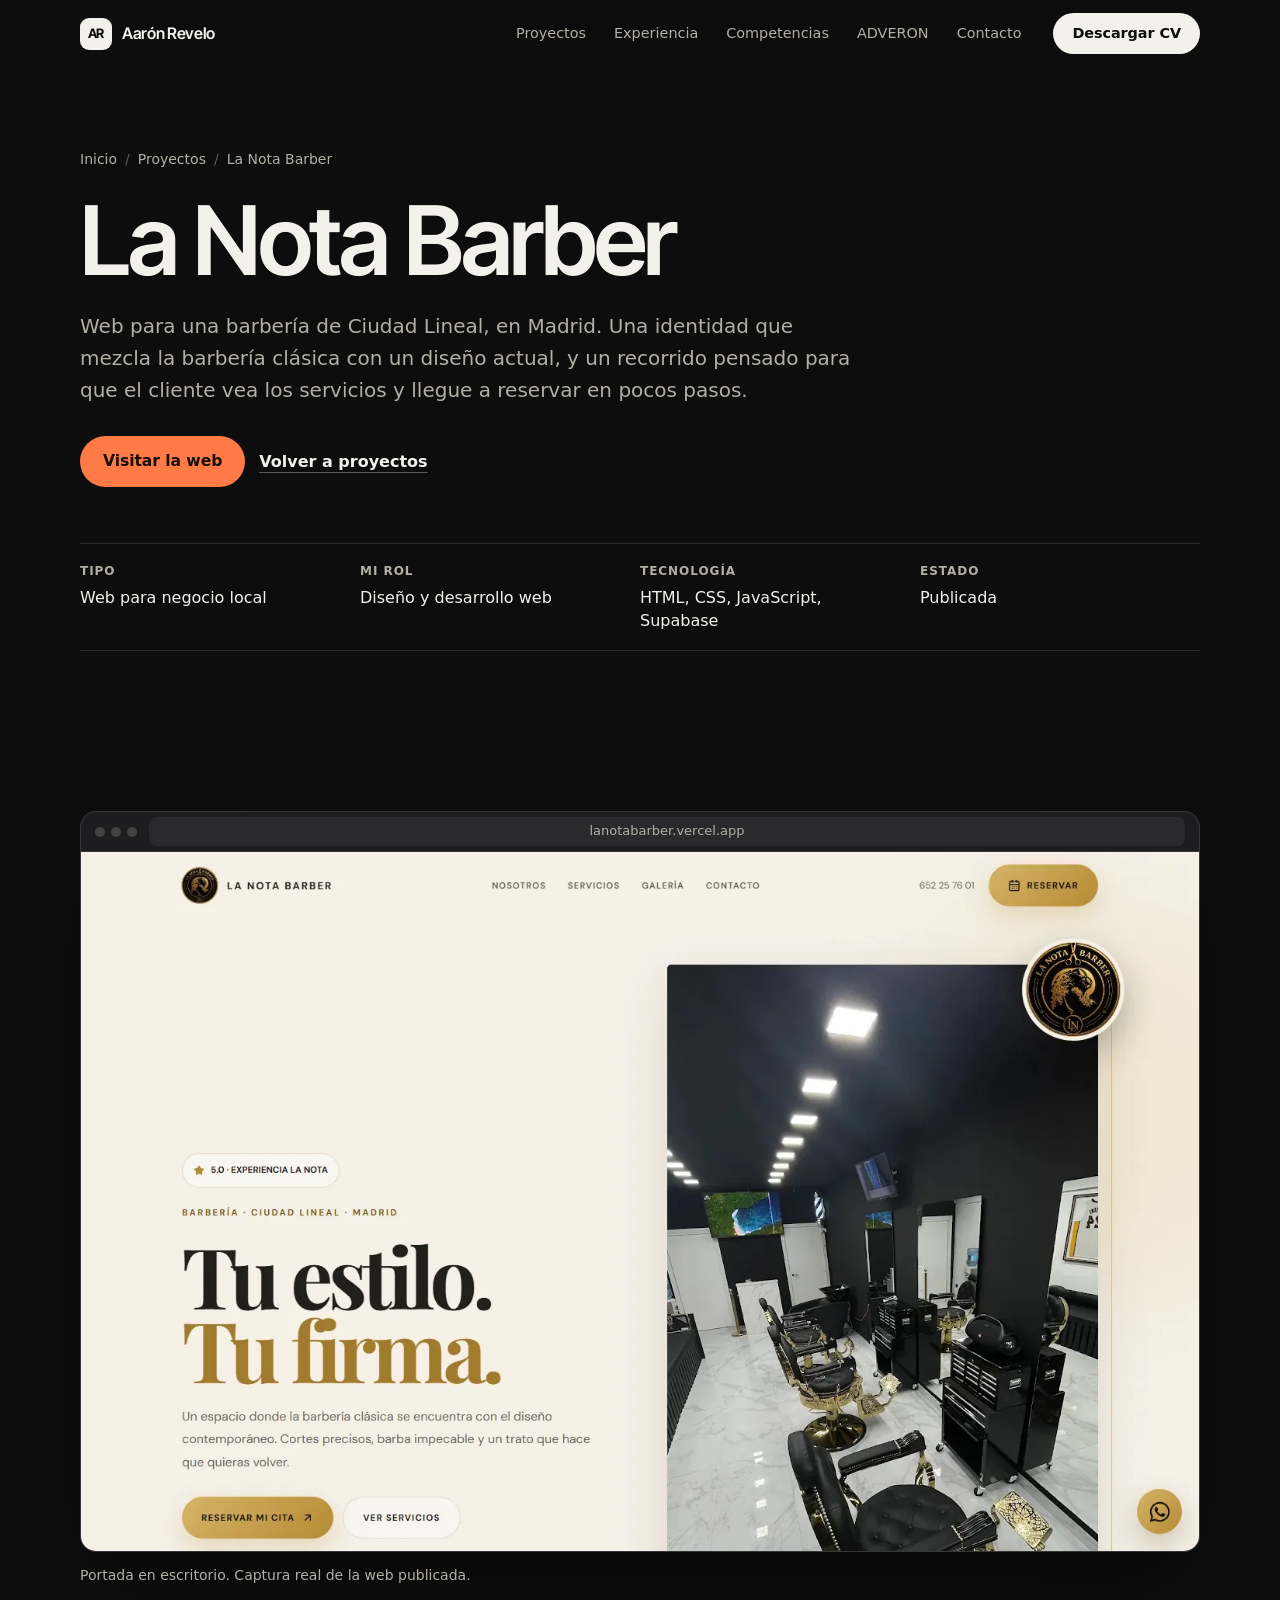
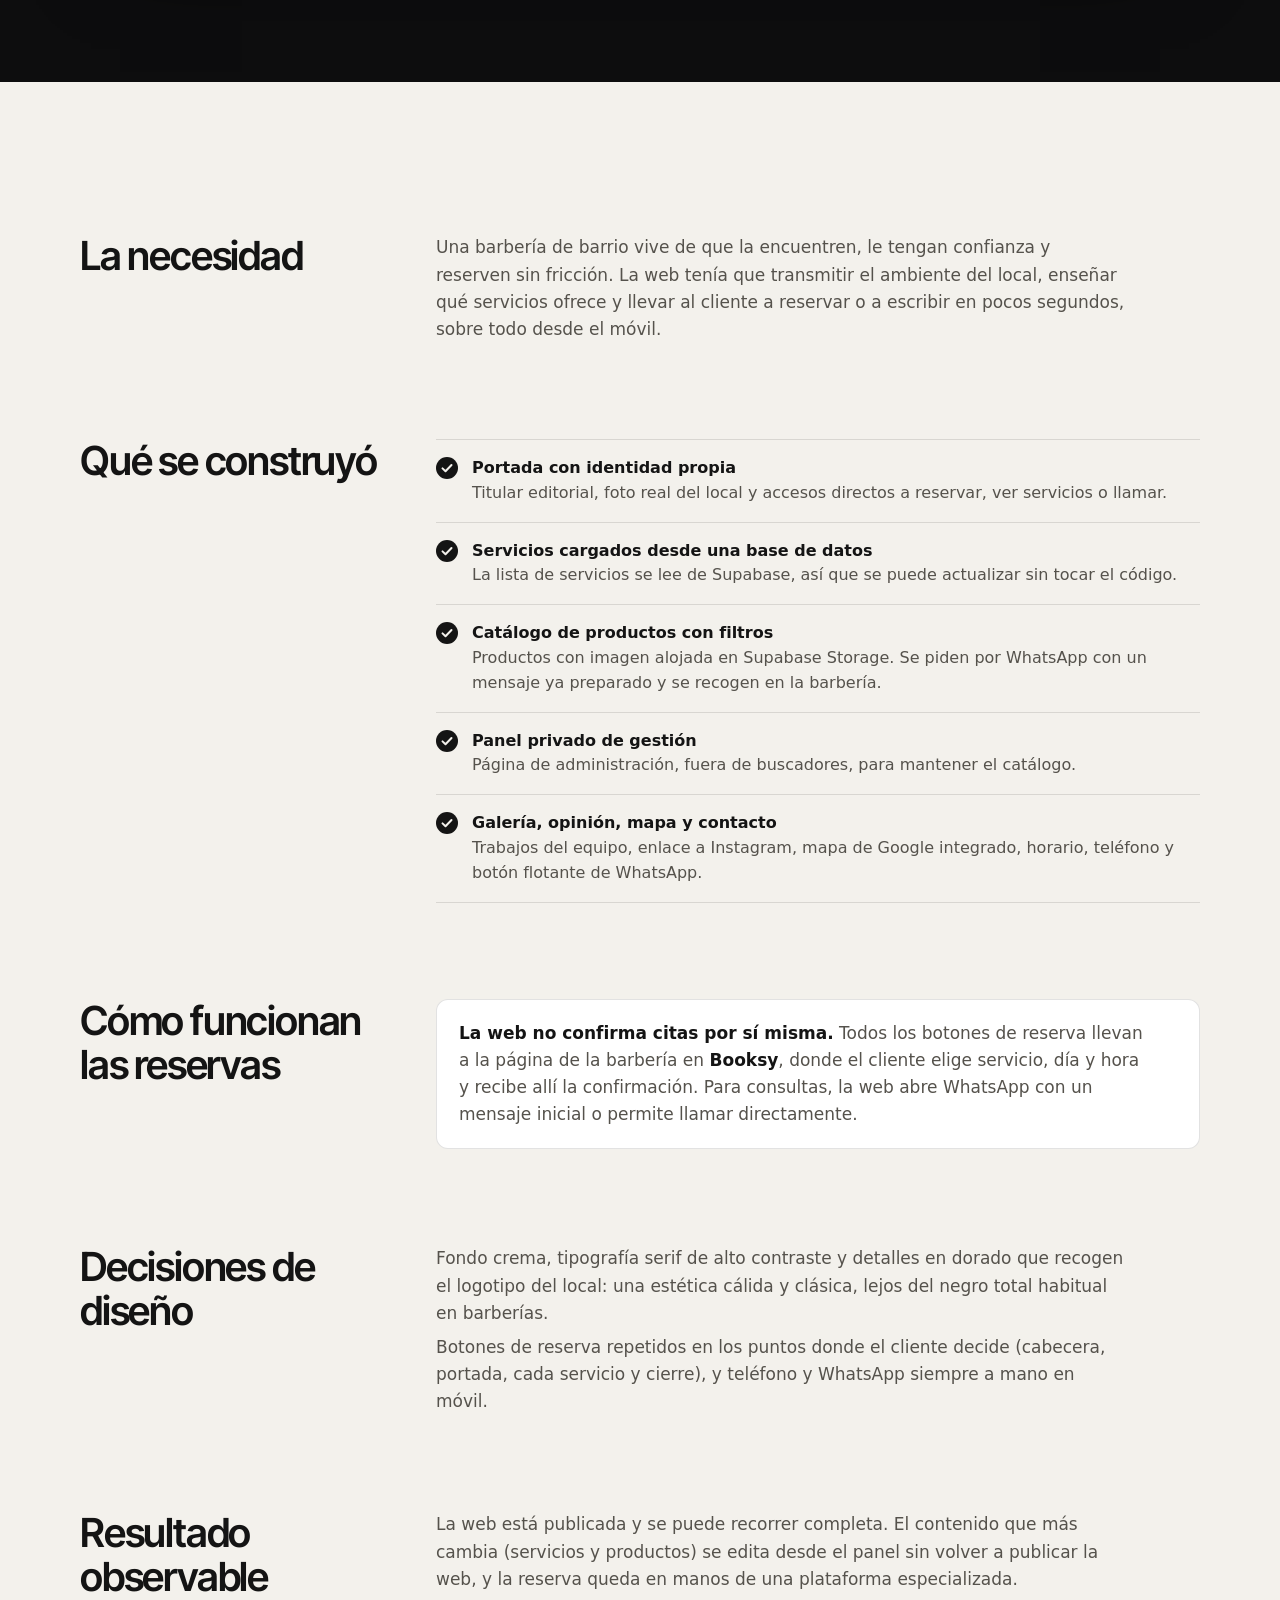
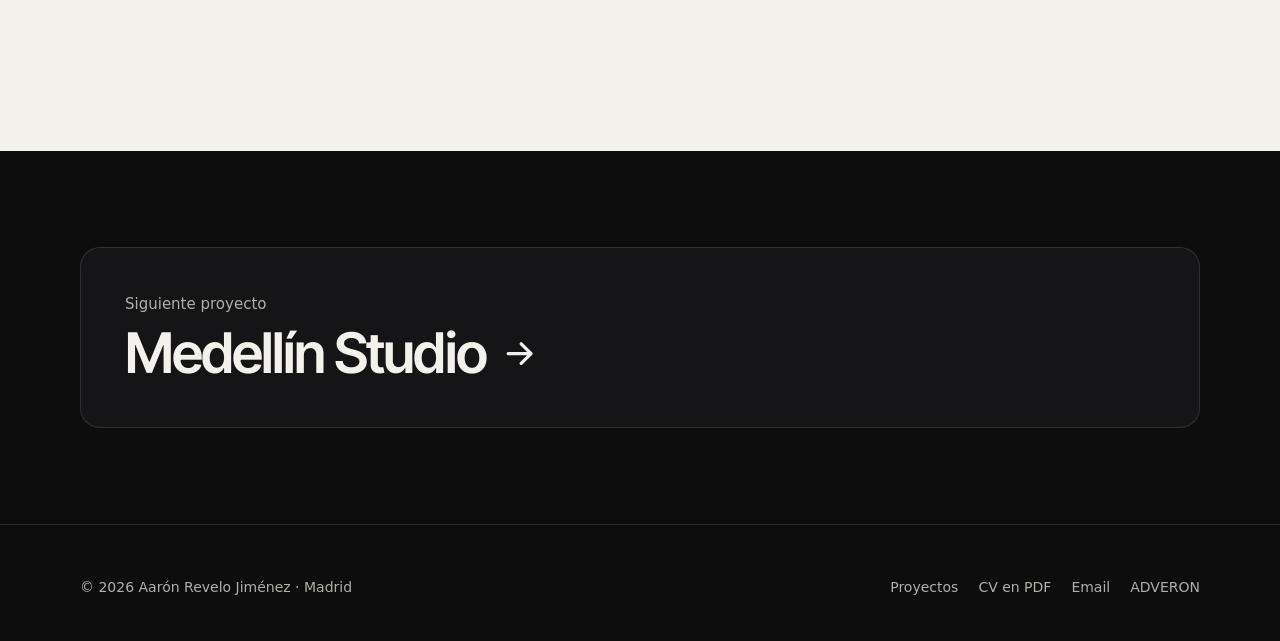
<file: proyectos/la-nota-barber.html>
<!doctype html>
<html lang="es">
<head>
  <meta charset="utf-8">
  <meta name="viewport" content="width=device-width, initial-scale=1, viewport-fit=cover">
  <title>La Nota Barber · Caso de proyecto web · Aarón Revelo</title>
  <meta name="description" content="Caso de la web de La Nota Barber, barbería en Ciudad Lineal (Madrid): servicios y catálogo gestionados con Supabase, galería, mapa y reserva de cita a través de Booksy.">
  <link rel="canonical" href="https://portfolio-six-delta-wnhrwzsiuf.vercel.app/proyectos/la-nota-barber.html">
  <meta name="theme-color" content="#0d0d0e">
  <meta property="og:type" content="article">
  <meta property="og:locale" content="es_ES">
  <meta property="og:site_name" content="Aarón Revelo">
  <meta property="og:title" content="La Nota Barber · Caso de proyecto web">
  <meta property="og:description" content="Web para una barbería de Madrid con servicios y catálogo gestionables y reserva en Booksy.">
  <meta property="og:url" content="https://portfolio-six-delta-wnhrwzsiuf.vercel.app/proyectos/la-nota-barber.html">
  <meta property="og:image" content="https://portfolio-six-delta-wnhrwzsiuf.vercel.app/assets/img/la-nota-barber-1440.webp">
  <meta name="twitter:card" content="summary_large_image">
  <link rel="icon" href="../assets/favicon.svg" type="image/svg+xml">
  <link rel="apple-touch-icon" href="../assets/apple-touch-icon.png">
  <link rel="preconnect" href="https://fonts.googleapis.com">
  <link rel="preconnect" href="https://fonts.gstatic.com" crossorigin>
  <link rel="stylesheet" href="https://fonts.googleapis.com/css2?family=Instrument+Serif:ital@1&family=Inter+Tight:wght@500;600;700&display=swap">
  <link rel="stylesheet" href="../assets/css/site.css">
  <script>document.documentElement.classList.add('js')</script>
  <script type="application/ld+json">
  {
    "@context": "https://schema.org",
    "@type": "BreadcrumbList",
    "itemListElement": [
      { "@type": "ListItem", "position": 1, "name": "Inicio", "item": "https://portfolio-six-delta-wnhrwzsiuf.vercel.app/" },
      { "@type": "ListItem", "position": 2, "name": "La Nota Barber", "item": "https://portfolio-six-delta-wnhrwzsiuf.vercel.app/proyectos/la-nota-barber.html" }
    ]
  }
  </script>
</head>
<body>
  <a class="skip-link" href="#main">Saltar al contenido</a>

  <header class="nav">
    <div class="wrap nav__inner">
      <a class="brand" href="../" aria-label="Aarón Revelo, inicio">
        <span class="brand__mark" aria-hidden="true">AR</span>
        <span>Aarón Revelo</span>
      </a>
      <nav class="nav__links" aria-label="Principal">
        <a href="../#proyectos">Proyectos</a>
        <a href="../#experiencia">Experiencia</a>
        <a href="../#competencias">Competencias</a>
        <a href="../#adveron">ADVERON</a>
        <a href="../#contacto">Contacto</a>
      </nav>
      <a class="btn btn--light nav__cta" href="../CV_Aaron_Revelo_Jimenez.pdf" download>Descargar CV</a>
      <button class="menu-btn" type="button" aria-expanded="false" aria-controls="mobile-menu" aria-label="Abrir menú"><span></span></button>
    </div>
  </header>
  <div class="mobile-menu" id="mobile-menu">
    <nav aria-label="Principal (móvil)">
      <a href="../#proyectos">Proyectos</a>
      <a href="../#experiencia">Experiencia</a>
      <a href="../#competencias">Competencias</a>
      <a href="../#adveron">ADVERON</a>
      <a href="../#contacto">Contacto</a>
      <a class="btn btn--accent" href="../CV_Aaron_Revelo_Jimenez.pdf" download>Descargar CV</a>
    </nav>
  </div>

  <main id="main">
    <section class="case-hero">
      <div class="wrap">
        <ol class="crumbs" aria-label="Ruta">
          <li><a href="../">Inicio</a></li>
          <li><a href="../#proyectos">Proyectos</a></li>
          <li aria-current="page">La Nota Barber</li>
        </ol>
        <h1 class="display">La Nota Barber</h1>
        <p class="lede">Web para una barbería de Ciudad Lineal, en Madrid. Una identidad que mezcla la barbería clásica con un diseño actual, y un recorrido pensado para que el cliente vea los servicios y llegue a reservar en pocos pasos.</p>
        <div class="actions">
          <a class="btn btn--accent" href="https://lanotabarber.vercel.app/" target="_blank" rel="noopener">Visitar la web <span class="sr-only">(se abre en una pestaña nueva)</span></a>
          <a class="link" href="../#proyectos">Volver a proyectos</a>
        </div>

        <dl class="facts-list">
          <div><dt>Tipo</dt><dd>Web para negocio local</dd></div>
          <div><dt>Mi rol</dt><dd>Diseño y desarrollo web</dd></div>
          <div><dt>Tecnología</dt><dd>HTML, CSS, JavaScript, Supabase</dd></div>
          <div><dt>Estado</dt><dd>Publicada</dd></div>
        </dl>
      </div>
    </section>

    <section class="section--tight" aria-label="Captura del proyecto">
      <div class="wrap">
        <figure class="reveal">
          <div class="browser">
            <div class="browser__bar"><span class="browser__dots" aria-hidden="true"><i></i><i></i><i></i></span><span class="browser__url">lanotabarber.vercel.app</span></div>
            <picture>
              <source type="image/webp" srcset="../assets/img/la-nota-barber-800.webp 800w, ../assets/img/la-nota-barber-1440.webp 1440w" sizes="(min-width: 1200px) 1120px, 100vw">
              <img src="../assets/img/la-nota-barber-800.webp" width="1440" height="900" fetchpriority="high" alt="Portada de la web de La Nota Barber: titular «Tu estilo. Tu firma.» en tipografía serif negra y dorada sobre fondo crema, botones de reserva y foto del interior de la barbería.">
            </picture>
          </div>
          <figcaption class="shot-caption">Portada en escritorio. Captura real de la web publicada.</figcaption>
        </figure>
      </div>
    </section>

    <section class="section paper">
      <div class="wrap case-body">
        <div class="case-block reveal">
          <h2>La necesidad</h2>
          <div>
            <p>Una barbería de barrio vive de que la encuentren, le tengan confianza y reserven sin fricción. La web tenía que transmitir el ambiente del local, enseñar qué servicios ofrece y llevar al cliente a reservar o a escribir en pocos segundos, sobre todo desde el móvil.</p>
          </div>
        </div>

        <div class="case-block reveal">
          <h2>Qué se construyó</h2>
          <ul class="checks">
            <li><div><strong>Portada con identidad propia</strong><span>Titular editorial, foto real del local y accesos directos a reservar, ver servicios o llamar.</span></div></li>
            <li><div><strong>Servicios cargados desde una base de datos</strong><span>La lista de servicios se lee de Supabase, así que se puede actualizar sin tocar el código.</span></div></li>
            <li><div><strong>Catálogo de productos con filtros</strong><span>Productos con imagen alojada en Supabase Storage. Se piden por WhatsApp con un mensaje ya preparado y se recogen en la barbería.</span></div></li>
            <li><div><strong>Panel privado de gestión</strong><span>Página de administración, fuera de buscadores, para mantener el catálogo.</span></div></li>
            <li><div><strong>Galería, opinión, mapa y contacto</strong><span>Trabajos del equipo, enlace a Instagram, mapa de Google integrado, horario, teléfono y botón flotante de WhatsApp.</span></div></li>
          </ul>
        </div>

        <div class="case-block reveal">
          <h2>Cómo funcionan las reservas</h2>
          <div class="note">
            <p><strong>La web no confirma citas por sí misma.</strong> Todos los botones de reserva llevan a la página de la barbería en <strong>Booksy</strong>, donde el cliente elige servicio, día y hora y recibe allí la confirmación. Para consultas, la web abre WhatsApp con un mensaje inicial o permite llamar directamente.</p>
          </div>
        </div>

        <div class="case-block reveal">
          <h2>Decisiones de diseño</h2>
          <div>
            <p>Fondo crema, tipografía serif de alto contraste y detalles en dorado que recogen el logotipo del local: una estética cálida y clásica, lejos del negro total habitual en barberías.</p>
            <p>Botones de reserva repetidos en los puntos donde el cliente decide (cabecera, portada, cada servicio y cierre), y teléfono y WhatsApp siempre a mano en móvil.</p>
          </div>
        </div>

        <div class="case-block reveal">
          <h2>Resultado observable</h2>
          <div>
            <p>La web está publicada y se puede recorrer completa. El contenido que más cambia (servicios y productos) se edita desde el panel sin volver a publicar la web, y la reserva queda en manos de una plataforma especializada.</p>
          </div>
        </div>
      </div>
    </section>

    <section class="section--tight">
      <div class="wrap">
        <a class="next reveal" href="medellin-studio.html">
          <span>Siguiente proyecto</span>
          <strong>Medellín Studio <svg viewBox="0 0 24 24" fill="none" stroke="currentColor" stroke-width="2" stroke-linecap="round" stroke-linejoin="round" aria-hidden="true"><path d="M5 12h14m-6-6 6 6-6 6"/></svg></strong>
        </a>
      </div>
    </section>
  </main>

  <footer class="footer">
    <div class="wrap footer__inner">
      <p>© <span data-year>2026</span> Aarón Revelo Jiménez · Madrid</p>
      <nav aria-label="Pie de página">
        <a href="../#proyectos">Proyectos</a>
        <a href="../CV_Aaron_Revelo_Jimenez.pdf" download>CV en PDF</a>
        <a href="mailto:aaronrevelojimenez@gmail.com">Email</a>
        <a href="https://adveron-gamma.vercel.app/" target="_blank" rel="noopener">ADVERON</a>
      </nav>
    </div>
  </footer>
  <script src="../assets/js/site.js" defer></script>
</body>
</html>
</file>
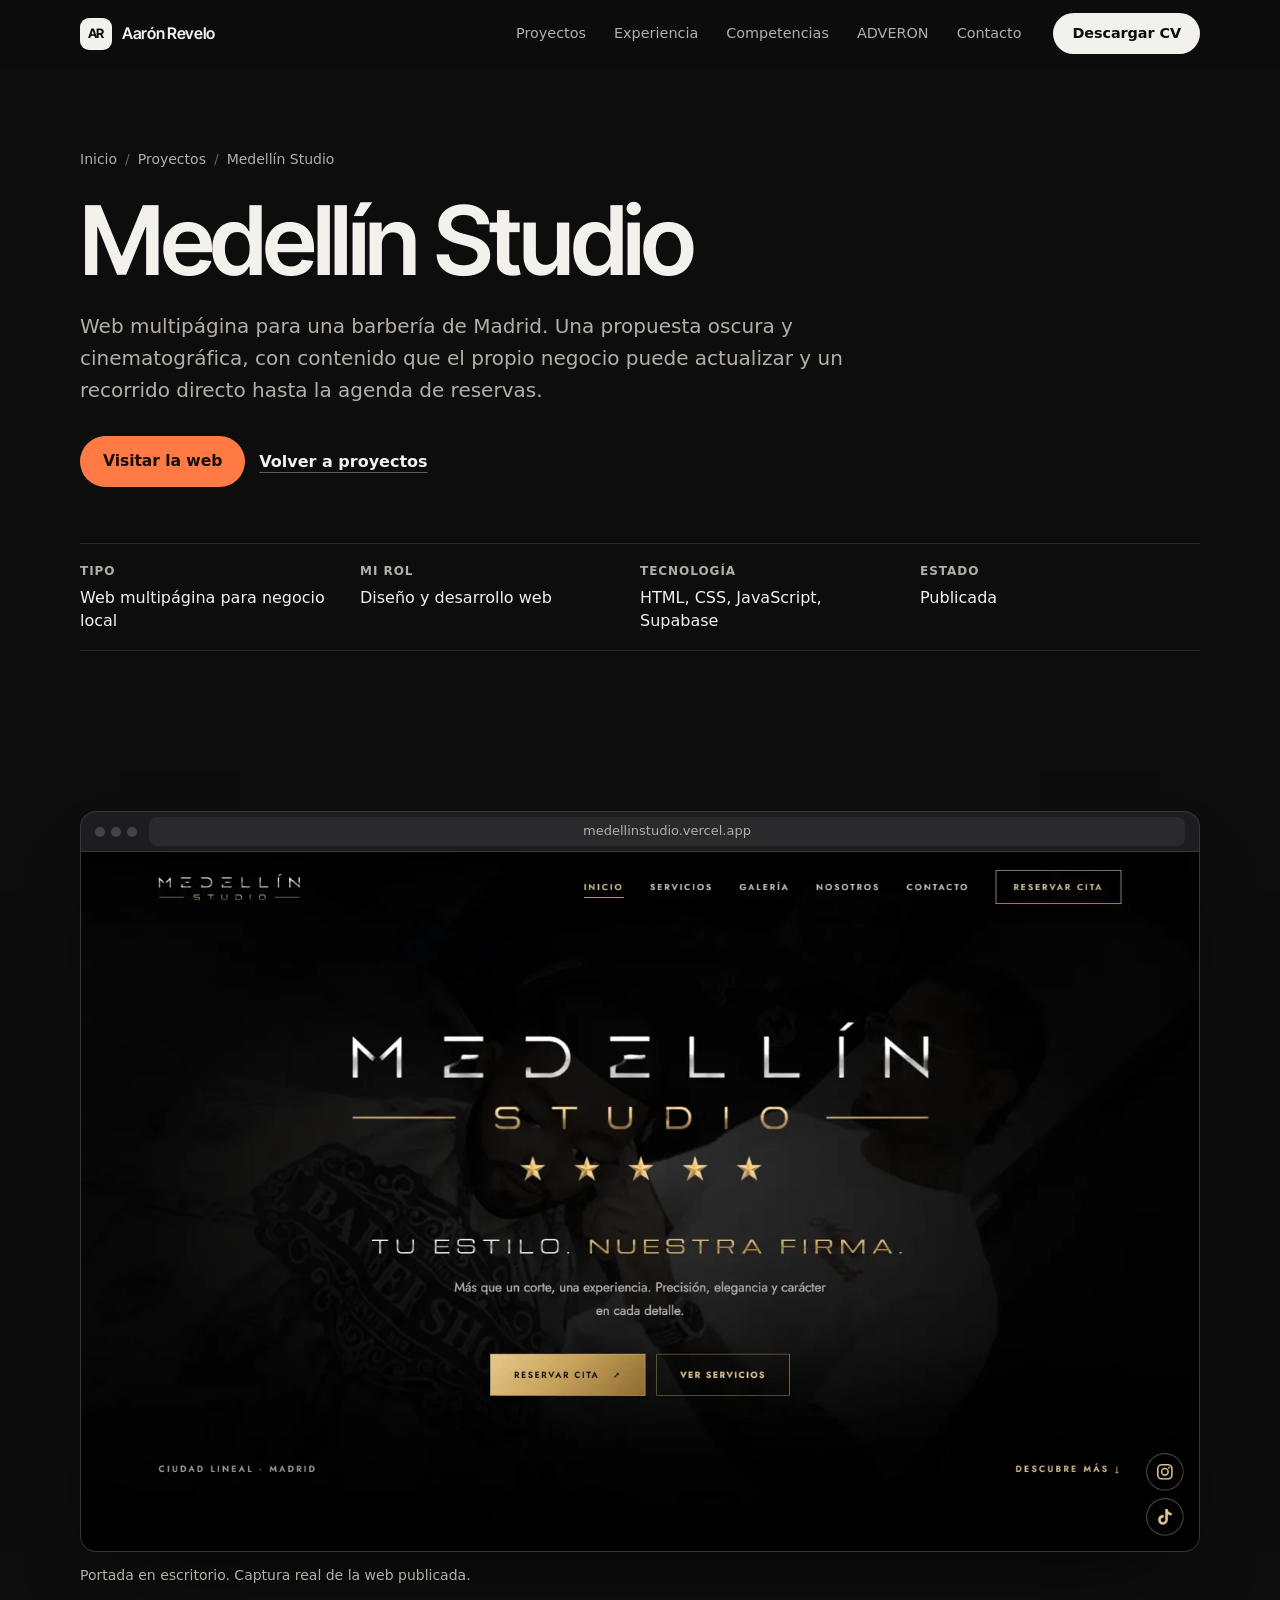
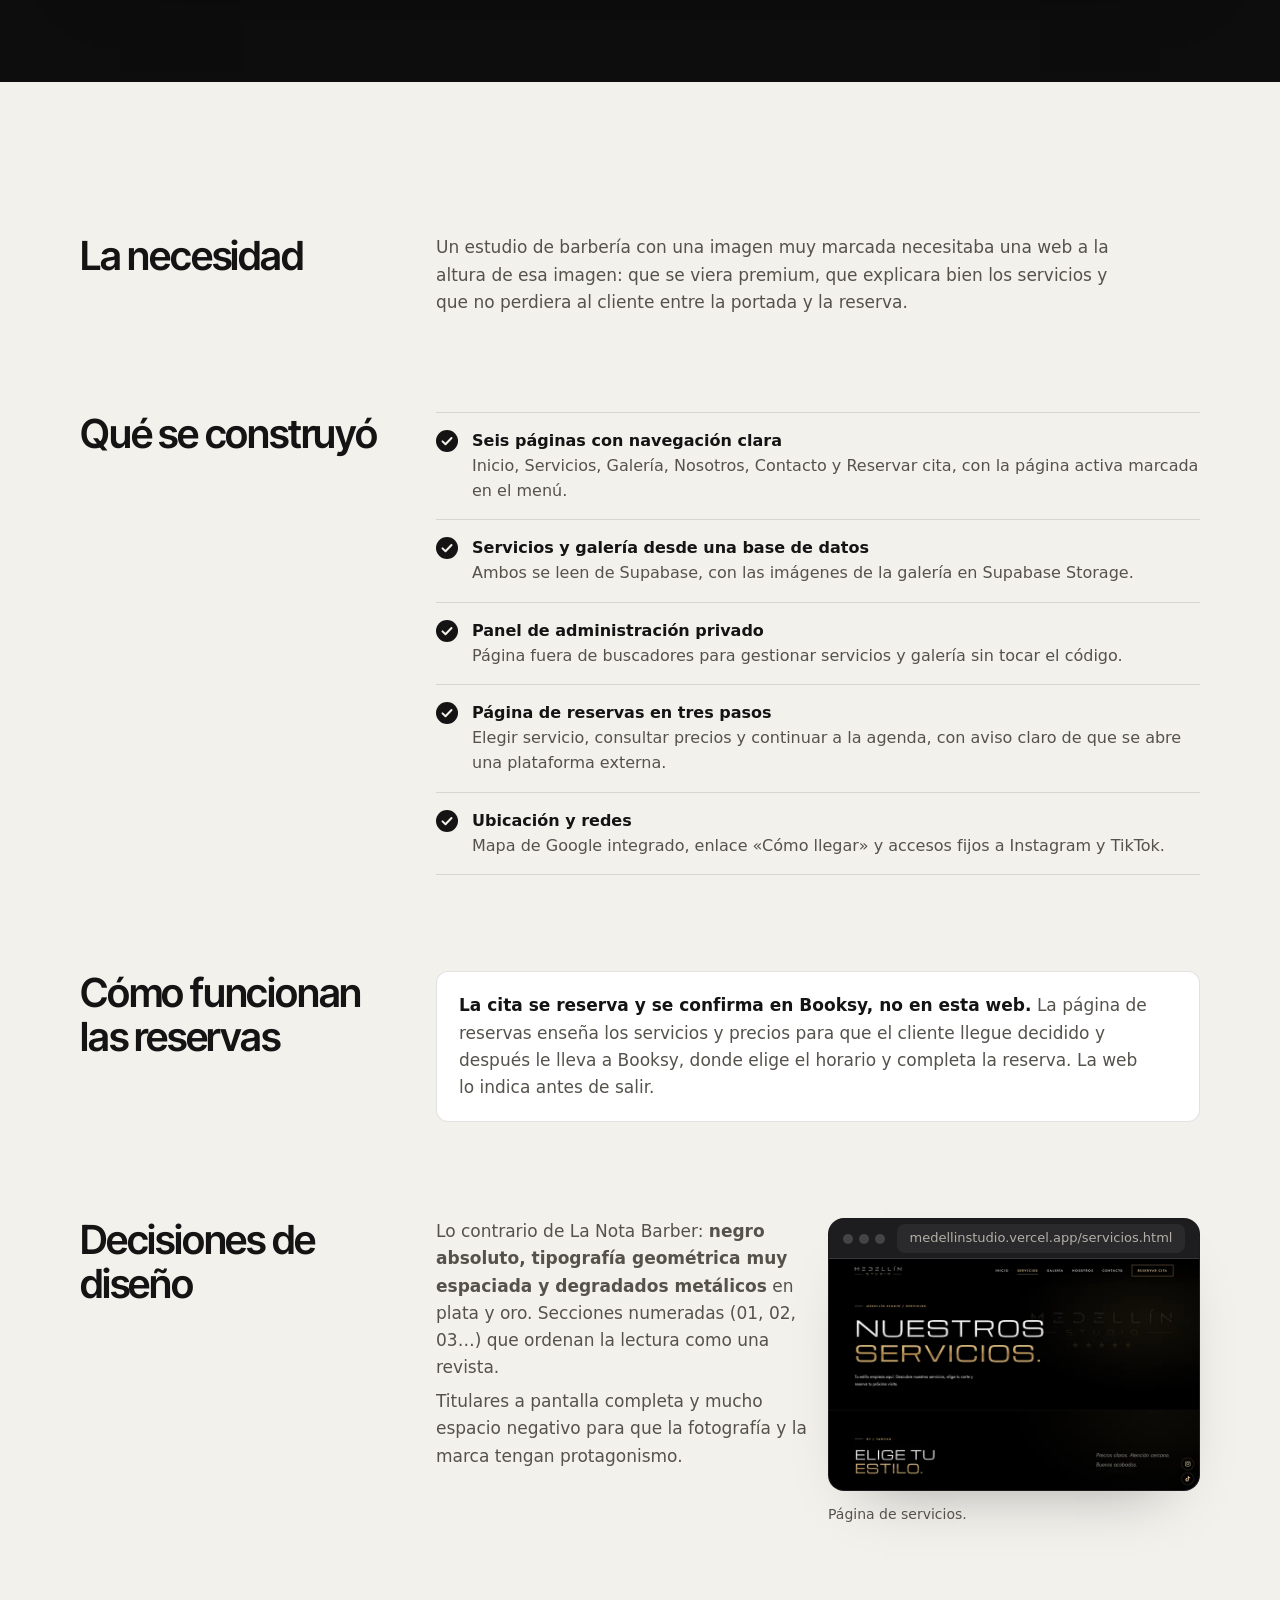
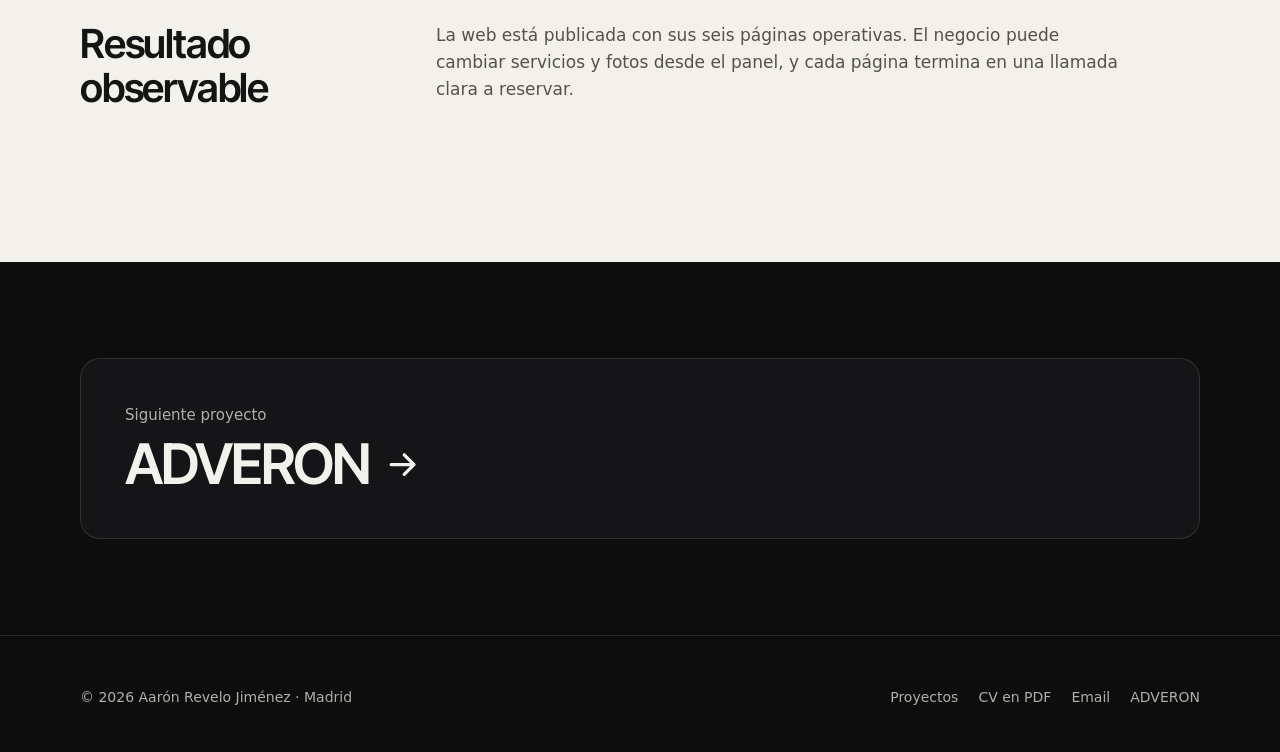
<file: proyectos/medellin-studio.html>
<!doctype html>
<html lang="es">
<head>
  <meta charset="utf-8">
  <meta name="viewport" content="width=device-width, initial-scale=1, viewport-fit=cover">
  <title>Medellín Studio · Caso de proyecto web · Aarón Revelo</title>
  <meta name="description" content="Caso de la web de Medellín Studio, barbería en Madrid: seis páginas con estética oscura, servicios y galería gestionados con Supabase desde un panel privado y reservas en Booksy.">
  <link rel="canonical" href="https://portfolio-six-delta-wnhrwzsiuf.vercel.app/proyectos/medellin-studio.html">
  <meta name="theme-color" content="#0d0d0e">
  <meta property="og:type" content="article">
  <meta property="og:locale" content="es_ES">
  <meta property="og:site_name" content="Aarón Revelo">
  <meta property="og:title" content="Medellín Studio · Caso de proyecto web">
  <meta property="og:description" content="Web multipágina para una barbería de Madrid, con contenido gestionable y recorrido hasta la reserva.">
  <meta property="og:url" content="https://portfolio-six-delta-wnhrwzsiuf.vercel.app/proyectos/medellin-studio.html">
  <meta property="og:image" content="https://portfolio-six-delta-wnhrwzsiuf.vercel.app/assets/img/medellin-studio-1440.webp">
  <meta name="twitter:card" content="summary_large_image">
  <link rel="icon" href="../assets/favicon.svg" type="image/svg+xml">
  <link rel="apple-touch-icon" href="../assets/apple-touch-icon.png">
  <link rel="preconnect" href="https://fonts.googleapis.com">
  <link rel="preconnect" href="https://fonts.gstatic.com" crossorigin>
  <link rel="stylesheet" href="https://fonts.googleapis.com/css2?family=Instrument+Serif:ital@1&family=Inter+Tight:wght@500;600;700&display=swap">
  <link rel="stylesheet" href="../assets/css/site.css">
  <script>document.documentElement.classList.add('js')</script>
  <script type="application/ld+json">
  {
    "@context": "https://schema.org",
    "@type": "BreadcrumbList",
    "itemListElement": [
      { "@type": "ListItem", "position": 1, "name": "Inicio", "item": "https://portfolio-six-delta-wnhrwzsiuf.vercel.app/" },
      { "@type": "ListItem", "position": 2, "name": "Medellín Studio", "item": "https://portfolio-six-delta-wnhrwzsiuf.vercel.app/proyectos/medellin-studio.html" }
    ]
  }
  </script>
</head>
<body>
  <a class="skip-link" href="#main">Saltar al contenido</a>

  <header class="nav">
    <div class="wrap nav__inner">
      <a class="brand" href="../" aria-label="Aarón Revelo, inicio">
        <span class="brand__mark" aria-hidden="true">AR</span>
        <span>Aarón Revelo</span>
      </a>
      <nav class="nav__links" aria-label="Principal">
        <a href="../#proyectos">Proyectos</a>
        <a href="../#experiencia">Experiencia</a>
        <a href="../#competencias">Competencias</a>
        <a href="../#adveron">ADVERON</a>
        <a href="../#contacto">Contacto</a>
      </nav>
      <a class="btn btn--light nav__cta" href="../CV_Aaron_Revelo_Jimenez.pdf" download>Descargar CV</a>
      <button class="menu-btn" type="button" aria-expanded="false" aria-controls="mobile-menu" aria-label="Abrir menú"><span></span></button>
    </div>
  </header>
  <div class="mobile-menu" id="mobile-menu">
    <nav aria-label="Principal (móvil)">
      <a href="../#proyectos">Proyectos</a>
      <a href="../#experiencia">Experiencia</a>
      <a href="../#competencias">Competencias</a>
      <a href="../#adveron">ADVERON</a>
      <a href="../#contacto">Contacto</a>
      <a class="btn btn--accent" href="../CV_Aaron_Revelo_Jimenez.pdf" download>Descargar CV</a>
    </nav>
  </div>

  <main id="main">
    <section class="case-hero">
      <div class="wrap">
        <ol class="crumbs" aria-label="Ruta">
          <li><a href="../">Inicio</a></li>
          <li><a href="../#proyectos">Proyectos</a></li>
          <li aria-current="page">Medellín Studio</li>
        </ol>
        <h1 class="display">Medellín Studio</h1>
        <p class="lede">Web multipágina para una barbería de Madrid. Una propuesta oscura y cinematográfica, con contenido que el propio negocio puede actualizar y un recorrido directo hasta la agenda de reservas.</p>
        <div class="actions">
          <a class="btn btn--accent" href="https://medellinstudio.vercel.app/" target="_blank" rel="noopener">Visitar la web <span class="sr-only">(se abre en una pestaña nueva)</span></a>
          <a class="link" href="../#proyectos">Volver a proyectos</a>
        </div>

        <dl class="facts-list">
          <div><dt>Tipo</dt><dd>Web multipágina para negocio local</dd></div>
          <div><dt>Mi rol</dt><dd>Diseño y desarrollo web</dd></div>
          <div><dt>Tecnología</dt><dd>HTML, CSS, JavaScript, Supabase</dd></div>
          <div><dt>Estado</dt><dd>Publicada</dd></div>
        </dl>
      </div>
    </section>

    <section class="section--tight" aria-label="Capturas del proyecto">
      <div class="wrap">
        <figure class="reveal">
          <div class="browser">
            <div class="browser__bar"><span class="browser__dots" aria-hidden="true"><i></i><i></i><i></i></span><span class="browser__url">medellinstudio.vercel.app</span></div>
            <picture>
              <source type="image/webp" srcset="../assets/img/medellin-studio-800.webp 800w, ../assets/img/medellin-studio-1440.webp 1440w" sizes="(min-width: 1200px) 1120px, 100vw">
              <img src="../assets/img/medellin-studio-800.webp" width="1440" height="900" fetchpriority="high" alt="Portada de Medellín Studio: logotipo de letras metálicas con estrellas doradas sobre una foto oscura, lema «Tu estilo. Nuestra firma.» y botones para reservar cita y ver servicios.">
            </picture>
          </div>
          <figcaption class="shot-caption">Portada en escritorio. Captura real de la web publicada.</figcaption>
        </figure>
      </div>
    </section>

    <section class="section paper">
      <div class="wrap case-body">
        <div class="case-block reveal">
          <h2>La necesidad</h2>
          <div>
            <p>Un estudio de barbería con una imagen muy marcada necesitaba una web a la altura de esa imagen: que se viera premium, que explicara bien los servicios y que no perdiera al cliente entre la portada y la reserva.</p>
          </div>
        </div>

        <div class="case-block reveal">
          <h2>Qué se construyó</h2>
          <ul class="checks">
            <li><div><strong>Seis páginas con navegación clara</strong><span>Inicio, Servicios, Galería, Nosotros, Contacto y Reservar cita, con la página activa marcada en el menú.</span></div></li>
            <li><div><strong>Servicios y galería desde una base de datos</strong><span>Ambos se leen de Supabase, con las imágenes de la galería en Supabase Storage.</span></div></li>
            <li><div><strong>Panel de administración privado</strong><span>Página fuera de buscadores para gestionar servicios y galería sin tocar el código.</span></div></li>
            <li><div><strong>Página de reservas en tres pasos</strong><span>Elegir servicio, consultar precios y continuar a la agenda, con aviso claro de que se abre una plataforma externa.</span></div></li>
            <li><div><strong>Ubicación y redes</strong><span>Mapa de Google integrado, enlace «Cómo llegar» y accesos fijos a Instagram y TikTok.</span></div></li>
          </ul>
        </div>

        <div class="case-block reveal">
          <h2>Cómo funcionan las reservas</h2>
          <div class="note">
            <p><strong>La cita se reserva y se confirma en Booksy, no en esta web.</strong> La página de reservas enseña los servicios y precios para que el cliente llegue decidido y después le lleva a Booksy, donde elige el horario y completa la reserva. La web lo indica antes de salir.</p>
          </div>
        </div>

        <div class="case-block reveal">
          <h2>Decisiones de diseño</h2>
          <div class="duo">
            <div>
              <p>Lo contrario de La Nota Barber: <strong>negro absoluto, tipografía geométrica muy espaciada y degradados metálicos</strong> en plata y oro. Secciones numeradas (01, 02, 03…) que ordenan la lectura como una revista.</p>
              <p>Titulares a pantalla completa y mucho espacio negativo para que la fotografía y la marca tengan protagonismo.</p>
            </div>
            <figure>
              <div class="browser">
                <div class="browser__bar"><span class="browser__dots" aria-hidden="true"><i></i><i></i><i></i></span><span class="browser__url">medellinstudio.vercel.app/servicios.html</span></div>
                <picture>
                  <source type="image/webp" srcset="../assets/img/medellin-servicios-800.webp 800w, ../assets/img/medellin-servicios-1440.webp 1440w" sizes="(min-width: 900px) 540px, 100vw">
                  <img src="../assets/img/medellin-servicios-800.webp" width="800" height="500" loading="lazy" decoding="async" alt="Cabecera de la página de servicios de Medellín Studio: titular «Nuestros servicios» en letras plateadas y doradas sobre fondo negro.">
                </picture>
              </div>
              <figcaption class="shot-caption">Página de servicios.</figcaption>
            </figure>
          </div>
        </div>

        <div class="case-block reveal">
          <h2>Resultado observable</h2>
          <div>
            <p>La web está publicada con sus seis páginas operativas. El negocio puede cambiar servicios y fotos desde el panel, y cada página termina en una llamada clara a reservar.</p>
          </div>
        </div>
      </div>
    </section>

    <section class="section--tight">
      <div class="wrap">
        <a class="next reveal" href="adveron.html">
          <span>Siguiente proyecto</span>
          <strong>ADVERON <svg viewBox="0 0 24 24" fill="none" stroke="currentColor" stroke-width="2" stroke-linecap="round" stroke-linejoin="round" aria-hidden="true"><path d="M5 12h14m-6-6 6 6-6 6"/></svg></strong>
        </a>
      </div>
    </section>
  </main>

  <footer class="footer">
    <div class="wrap footer__inner">
      <p>© <span data-year>2026</span> Aarón Revelo Jiménez · Madrid</p>
      <nav aria-label="Pie de página">
        <a href="../#proyectos">Proyectos</a>
        <a href="../CV_Aaron_Revelo_Jimenez.pdf" download>CV en PDF</a>
        <a href="mailto:aaronrevelojimenez@gmail.com">Email</a>
        <a href="https://adveron-gamma.vercel.app/" target="_blank" rel="noopener">ADVERON</a>
      </nav>
    </div>
  </footer>
  <script src="../assets/js/site.js" defer></script>
</body>
</html>
</file>
<file: assets/css/site.css>
/* ==========================================================================
   Aarón Revelo — Portfolio
   Editorial dark + paper sections. Mobile-first. No build step.
   ========================================================================== */

:root {
  /* Dark surfaces */
  --ink: #0d0d0e;
  --ink-2: #151517;
  --ink-3: #1d1d20;
  --on-ink: #f3f1ec;
  --on-ink-2: #b3afa7;
  --line-ink: rgba(243, 241, 236, 0.12);

  /* Paper surfaces */
  --paper: #f3f1ec;
  --paper-2: #e9e6df;
  --on-paper: #141414;
  --on-paper-2: #55524c;
  --line-paper: rgba(20, 20, 20, 0.12);

  /* Accent: warm signal, used sparingly */
  --accent: #ff7a45;
  --accent-ink: #1a0d06;          /* text on accent */
  --accent-on-paper: #b4400f;     /* accent as text on paper (AA) */
  --ok: #3ccf7a;

  --font-display: "Inter Tight", ui-sans-serif, system-ui, -apple-system, "Segoe UI", Roboto, sans-serif;
  --font-body: ui-sans-serif, system-ui, -apple-system, "Segoe UI", Roboto, "Helvetica Neue", Arial, sans-serif;
  --font-serif: "Instrument Serif", ui-serif, Georgia, "Times New Roman", serif;

  --gutter: 16px;
  --max: 1200px;
  --radius: 20px;
  --radius-sm: 12px;
  --ease: cubic-bezier(0.22, 1, 0.36, 1);
  --nav-h: 60px;
}

@media (min-width: 640px) { :root { --gutter: 28px; } }
@media (min-width: 1024px) { :root { --gutter: 40px; --nav-h: 68px; } }

/* ---------- Base ---------- */
*, *::before, *::after { box-sizing: border-box; }

html {
  -webkit-text-size-adjust: 100%;
  scroll-behavior: smooth;
  scroll-padding-top: calc(var(--nav-h) + 12px);
}

body {
  margin: 0;
  background: var(--ink);
  color: var(--on-ink);
  font: 400 1rem/1.6 var(--font-body);
  -webkit-font-smoothing: antialiased;
  -moz-osx-font-smoothing: grayscale;
  text-rendering: optimizeLegibility;
  overflow-x: hidden;
}

img { display: block; max-width: 100%; height: auto; }
a { color: inherit; }
ul, ol { margin: 0; padding: 0; list-style: none; }
h1, h2, h3, h4, p, figure, dl, dd { margin: 0; }
button { font: inherit; color: inherit; }

::selection { background: var(--accent); color: var(--accent-ink); }

:focus-visible {
  outline: 2px solid var(--accent);
  outline-offset: 3px;
  border-radius: 6px;
}

.skip-link {
  position: absolute;
  left: var(--gutter);
  top: -100px;
  z-index: 100;
  padding: 10px 16px;
  background: var(--accent);
  color: var(--accent-ink);
  border-radius: 10px;
  font-weight: 600;
  text-decoration: none;
}
.skip-link:focus { top: 12px; }

.sr-only {
  position: absolute; width: 1px; height: 1px; padding: 0; margin: -1px;
  overflow: hidden; clip: rect(0 0 0 0); white-space: nowrap; border: 0;
}

.wrap { width: 100%; max-width: var(--max); margin: 0 auto; padding: 0 var(--gutter); }

/* ---------- Type ---------- */
.display {
  font-family: var(--font-display);
  font-weight: 600;
  letter-spacing: -0.035em;
  line-height: 1.02;
}
.serif { font-family: var(--font-serif); font-style: italic; font-weight: 400; letter-spacing: -0.01em; }

.kicker {
  display: inline-flex;
  align-items: center;
  gap: 10px;
  font-size: 0.8125rem;
  font-weight: 600;
  letter-spacing: 0.08em;
  text-transform: uppercase;
  color: var(--on-ink-2);
}
.kicker::before {
  content: "";
  width: 18px;
  height: 2px;
  background: var(--accent);
  border-radius: 2px;
}
.paper .kicker { color: var(--on-paper-2); }

.h2 {
  font-family: var(--font-display);
  font-size: clamp(2rem, 7vw, 3.75rem);
  font-weight: 600;
  letter-spacing: -0.035em;
  line-height: 1.04;
  margin-top: 16px;
  text-wrap: balance;
}
.h2 .serif { font-size: 1.06em; }

.lede {
  margin-top: 18px;
  max-width: 62ch;
  font-size: clamp(1.0625rem, 2.2vw, 1.25rem);
  line-height: 1.6;
  color: var(--on-ink-2);
}
.paper .lede { color: var(--on-paper-2); }

/* ---------- Sections ---------- */
.section { padding: clamp(80px, 12vw, 152px) 0; }
.section--tight { padding: clamp(56px, 8vw, 96px) 0; }
.paper { background: var(--paper); color: var(--on-paper); }
.ink-2 { background: var(--ink-2); }
.section-head { max-width: 760px; margin-bottom: clamp(40px, 6vw, 72px); }
.section-head--split {
  max-width: none;
  display: grid;
  gap: 18px;
}
@media (min-width: 900px) {
  .section-head--split { grid-template-columns: 1.2fr 1fr; align-items: end; gap: 48px; }
  .section-head--split .lede { margin-top: 0; }
}

/* ---------- Buttons & links ---------- */
.btn {
  --btn-bg: var(--on-ink);
  --btn-fg: var(--ink);
  display: inline-flex;
  align-items: center;
  justify-content: center;
  gap: 10px;
  min-height: 48px;
  padding: 12px 22px;
  border-radius: 999px;
  border: 1px solid transparent;
  background: var(--btn-bg);
  color: var(--btn-fg);
  font-weight: 600;
  font-size: 0.975rem;
  letter-spacing: -0.005em;
  text-decoration: none;
  cursor: pointer;
  transition: transform 140ms var(--ease), background-color 200ms ease, border-color 200ms ease, color 200ms ease;
  -webkit-tap-highlight-color: transparent;
  touch-action: manipulation;
}
.btn:active { transform: scale(0.97); }
.btn svg { width: 18px; height: 18px; flex: none; }

.btn--accent { --btn-bg: var(--accent); --btn-fg: var(--accent-ink); }
.btn--accent:hover { --btn-bg: #ff8f63; }
.btn--light:hover { --btn-bg: #ffffff; }
.btn--ghost {
  --btn-bg: transparent;
  --btn-fg: var(--on-ink);
  border-color: var(--line-ink);
}
.btn--ghost:hover { border-color: rgba(243, 241, 236, 0.4); background: rgba(243, 241, 236, 0.04); }
.paper .btn--ghost { --btn-fg: var(--on-paper); border-color: var(--line-paper); }
.paper .btn--ghost:hover { border-color: rgba(20, 20, 20, 0.4); background: rgba(20, 20, 20, 0.03); }
.paper .btn--dark { --btn-bg: var(--on-paper); --btn-fg: var(--paper); }
.paper .btn--dark:hover { --btn-bg: #000; }

.link {
  display: inline-flex;
  align-items: center;
  gap: 6px;
  min-height: 44px;
  font-weight: 600;
  text-decoration: underline;
  text-decoration-thickness: 1px;
  text-underline-offset: 5px;
  text-decoration-color: color-mix(in srgb, currentColor 35%, transparent);
  transition: text-decoration-color 200ms ease;
}
.link:hover { text-decoration-color: currentColor; }
.link svg { width: 16px; height: 16px; transition: transform 200ms var(--ease); }
.link:hover svg { transform: translate(2px, -2px); }

.actions { display: flex; flex-wrap: wrap; align-items: center; gap: 12px 14px; }

/* ---------- Nav ---------- */
.nav {
  position: sticky;
  top: 0;
  z-index: 50;
  height: var(--nav-h);
  background: rgba(13, 13, 14, 0.78);
  -webkit-backdrop-filter: saturate(160%) blur(18px);
  backdrop-filter: saturate(160%) blur(18px);
  border-bottom: 1px solid transparent;
  transition: border-color 250ms ease;
}
.nav.is-scrolled { border-bottom-color: var(--line-ink); }
.nav__inner {
  height: 100%;
  display: flex;
  align-items: center;
  gap: 20px;
}
.brand {
  display: inline-flex;
  align-items: center;
  gap: 10px;
  margin-right: auto;
  min-height: 44px;
  font-family: var(--font-display);
  font-weight: 600;
  letter-spacing: -0.02em;
  text-decoration: none;
}
.brand__mark {
  width: 32px;
  height: 32px;
  border-radius: 9px;
  background: var(--on-ink);
  color: var(--ink);
  display: grid;
  place-items: center;
  font-size: 0.8125rem;
  font-weight: 700;
  letter-spacing: -0.02em;
}
.nav__links { display: none; }
.nav__cta { display: none; }

.menu-btn {
  display: inline-grid;
  place-items: center;
  width: 44px;
  height: 44px;
  border: 1px solid var(--line-ink);
  border-radius: 12px;
  background: transparent;
  cursor: pointer;
}
.menu-btn span, .menu-btn span::before {
  display: block;
  width: 16px;
  height: 1.5px;
  background: currentColor;
  border-radius: 2px;
  transition: transform 250ms var(--ease);
}
.menu-btn span { position: relative; transform: translateY(-3px); }
.menu-btn span::before { content: ""; position: absolute; left: 0; top: 6px; }
.menu-btn[aria-expanded="true"] span { transform: rotate(45deg); }
.menu-btn[aria-expanded="true"] span::before { transform: translateY(-6px) rotate(-90deg); }

.mobile-menu {
  position: fixed;
  inset: var(--nav-h) 0 auto 0;
  z-index: 49;
  background: rgba(13, 13, 14, 0.97);
  border-bottom: 1px solid var(--line-ink);
  padding: 8px var(--gutter) 24px;
  transform-origin: top center;
  transition: opacity 220ms ease, transform 280ms var(--ease), visibility 0s linear 280ms;
  opacity: 0;
  visibility: hidden;
  transform: translateY(-8px);
}
.mobile-menu.is-open {
  opacity: 1;
  visibility: visible;
  transform: none;
  transition: opacity 220ms ease, transform 280ms var(--ease), visibility 0s;
}
.mobile-menu a:not(.btn) {
  display: flex;
  align-items: center;
  min-height: 52px;
  border-bottom: 1px solid var(--line-ink);
  font-family: var(--font-display);
  font-size: 1.25rem;
  font-weight: 500;
  letter-spacing: -0.02em;
  text-decoration: none;
}
.mobile-menu .btn { margin-top: 20px; width: 100%; }

@media (min-width: 960px) {
  .menu-btn, .mobile-menu { display: none; }
  .nav__links { display: flex; gap: 4px; }
  .nav__links a {
    display: inline-flex;
    align-items: center;
    min-height: 40px;
    padding: 0 12px;
    border-radius: 999px;
    font-size: 0.9rem;
    color: var(--on-ink-2);
    text-decoration: none;
    transition: color 200ms ease, background-color 200ms ease;
  }
  .nav__links a:hover { color: var(--on-ink); background: rgba(243, 241, 236, 0.06); }
  .nav__links a[aria-current="true"] { color: var(--on-ink); }
  .nav__cta { display: inline-flex; min-height: 40px; padding: 8px 18px; font-size: 0.9rem; }
}

/* ---------- Hero ---------- */
.hero { padding: clamp(40px, 8vw, 96px) 0 clamp(56px, 8vw, 96px); }
.hero__grid { display: grid; gap: 44px; }
.hero__status {
  display: inline-flex;
  align-items: center;
  gap: 10px;
  padding: 8px 14px;
  border: 1px solid var(--line-ink);
  border-radius: 999px;
  font-size: 0.875rem;
  color: var(--on-ink-2);
}
.hero__status .dot {
  width: 8px; height: 8px; border-radius: 50%;
  background: var(--ok);
  box-shadow: 0 0 0 4px rgba(60, 207, 122, 0.16);
}
.hero__title { margin-top: 24px; }
.hero__name {
  display: block;
  font-size: clamp(3rem, 14vw, 6.25rem);
}
.hero__claim {
  display: block;
  margin-top: 14px;
  font-family: var(--font-display);
  font-size: clamp(1.6rem, 5.4vw, 2.75rem);
  font-weight: 500;
  letter-spacing: -0.03em;
  line-height: 1.12;
  color: var(--on-ink-2);
  text-wrap: balance;
}
.hero__claim .serif { color: var(--on-ink); font-size: 1.1em; }
.hero__sub {
  margin-top: 22px;
  max-width: 58ch;
  font-size: clamp(1.0625rem, 2.2vw, 1.1875rem);
  color: var(--on-ink-2);
}
.hero__sub strong { color: var(--on-ink); font-weight: 600; }
.hero .actions { margin-top: 32px; }

.portrait {
  position: relative;
  max-width: 360px;
  border-radius: 24px;
  overflow: hidden;
  background: var(--ink-3);
  aspect-ratio: 4 / 5;
}
.portrait img { width: 100%; height: 100%; object-fit: cover; object-position: 50% 28%; }
.portrait figcaption {
  position: absolute;
  left: 12px;
  right: 12px;
  bottom: 12px;
  padding: 12px 14px;
  border-radius: 14px;
  background: rgba(13, 13, 14, 0.72);
  -webkit-backdrop-filter: blur(14px);
  backdrop-filter: blur(14px);
  font-size: 0.875rem;
  line-height: 1.4;
  color: var(--on-ink-2);
}
.portrait figcaption strong { display: block; color: var(--on-ink); font-weight: 600; }

@media (min-width: 900px) {
  .hero__grid { grid-template-columns: minmax(0, 1.55fr) minmax(0, 1fr); align-items: end; gap: 56px; }
  .portrait { max-width: none; justify-self: end; width: 100%; }
}

/* Snapshot strip: 15-second read */
.snapshot {
  margin-top: clamp(56px, 8vw, 88px);
  display: grid;
  grid-template-columns: 1fr;
  border-top: 1px solid var(--line-ink);
}
.snapshot > div {
  padding: 20px 0;
  border-bottom: 1px solid var(--line-ink);
}
.snapshot dt {
  font-size: 0.8125rem;
  font-weight: 600;
  letter-spacing: 0.08em;
  text-transform: uppercase;
  color: var(--on-ink-2);
}
.snapshot dd {
  margin-top: 6px;
  font-family: var(--font-display);
  font-size: 1.125rem;
  font-weight: 500;
  letter-spacing: -0.015em;
  line-height: 1.35;
}
.snapshot dd span { display: block; font-family: var(--font-body); font-size: 0.9375rem; color: var(--on-ink-2); font-weight: 400; letter-spacing: 0; }
@media (min-width: 640px) {
  .snapshot { grid-template-columns: 1fr 1fr; column-gap: 32px; }
}
@media (min-width: 1024px) {
  .snapshot { grid-template-columns: repeat(4, 1fr); border-bottom: 1px solid var(--line-ink); }
  .snapshot > div { border-bottom: 0; padding: 24px 24px 24px 0; }
  .snapshot > div + div { border-left: 1px solid var(--line-ink); padding-left: 24px; }
}

/* ---------- About ---------- */
.about { display: grid; gap: 48px; }
.about__story p {
  font-size: clamp(1.125rem, 2.4vw, 1.375rem);
  line-height: 1.6;
  color: var(--on-paper-2);
  max-width: 60ch;
}
.about__story p + p { margin-top: 1.1em; }
.about__story p strong { color: var(--on-paper); font-weight: 600; }

.fit { border-top: 1px solid var(--line-paper); }
.fit__title {
  padding: 22px 0 14px;
  font-size: 0.8125rem;
  font-weight: 600;
  letter-spacing: 0.08em;
  text-transform: uppercase;
  color: var(--on-paper-2);
}
.fit li {
  display: grid;
  gap: 4px;
  padding: 18px 0;
  border-bottom: 1px solid var(--line-paper);
}
.fit li strong {
  font-family: var(--font-display);
  font-size: 1.1875rem;
  font-weight: 600;
  letter-spacing: -0.02em;
}
.fit li span { color: var(--on-paper-2); font-size: 0.975rem; line-height: 1.5; }
@media (min-width: 960px) {
  .about { grid-template-columns: 1.1fr 1fr; gap: 72px; align-items: start; }
}

/* ---------- Projects ---------- */
.projects { display: grid; gap: clamp(28px, 4vw, 40px); }
.project {
  display: grid;
  gap: 0;
  border-radius: var(--radius);
  overflow: hidden;
  background: var(--ink-2);
  border: 1px solid var(--line-ink);
}
.project__media {
  position: relative;
  display: block;
  overflow: hidden;
  background: var(--ink-3);
  aspect-ratio: 16 / 10;
}
.project__media img {
  width: 100%;
  height: 100%;
  object-fit: cover;
  object-position: top center;
  transition: transform 700ms var(--ease);
}
.project__body {
  display: flex;
  flex-direction: column;
  gap: 16px;
  padding: 26px 22px 28px;
}
.project__meta {
  display: flex;
  flex-wrap: wrap;
  align-items: center;
  gap: 8px 14px;
  font-size: 0.875rem;
  color: var(--on-ink-2);
}
.project__index { font-family: var(--font-display); font-weight: 600; color: var(--accent); }
.project__title {
  font-family: var(--font-display);
  font-size: clamp(1.875rem, 4.6vw, 2.75rem);
  font-weight: 600;
  letter-spacing: -0.035em;
  line-height: 1.04;
}
.project__title a { text-decoration: none; }
.project__desc { color: var(--on-ink-2); font-size: 1.0625rem; line-height: 1.6; max-width: 56ch; }
.project .actions { margin-top: auto; padding-top: 8px; }

.tags { display: flex; flex-wrap: wrap; gap: 8px; }
.tags li {
  padding: 6px 12px;
  border-radius: 999px;
  border: 1px solid var(--line-ink);
  font-size: 0.8125rem;
  color: var(--on-ink-2);
}
.paper .tags li { border-color: var(--line-paper); color: var(--on-paper-2); }

.label {
  display: inline-flex;
  align-items: center;
  gap: 6px;
  padding: 6px 12px;
  border-radius: 999px;
  font-size: 0.75rem;
  font-weight: 600;
  letter-spacing: 0.02em;
  background: rgba(243, 241, 236, 0.08);
  color: var(--on-ink);
}
.label--accent { background: rgba(255, 122, 69, 0.14); color: #ffb08f; }
.paper .label { background: rgba(20, 20, 20, 0.06); color: var(--on-paper); }
.paper .label--accent { background: rgba(180, 64, 15, 0.1); color: var(--accent-on-paper); }

@media (min-width: 900px) {
  .project { grid-template-columns: 1.35fr 1fr; }
  .project__media { aspect-ratio: auto; min-height: 420px; }
  .project__body { padding: 40px 40px 40px; }
  .project:nth-child(even) { grid-template-columns: 1fr 1.35fr; }
  .project:nth-child(even) .project__media { order: 2; }
}

@media (hover: hover) and (pointer: fine) {
  .project:hover .project__media img { transform: scale(1.025); }
}

/* ---------- Experience timeline ---------- */
.timeline { position: relative; }
.job {
  position: relative;
  display: grid;
  gap: 10px;
  padding: 0 0 44px 28px;
}
.job::before {
  content: "";
  position: absolute;
  left: 5px;
  top: 10px;
  bottom: 0;
  width: 1px;
  background: var(--line-paper);
}
.job:last-child { padding-bottom: 0; }
.job:last-child::before { display: none; }
.job::after {
  content: "";
  position: absolute;
  left: 0;
  top: 6px;
  width: 11px;
  height: 11px;
  border-radius: 50%;
  background: var(--paper);
  border: 2px solid var(--on-paper);
}
.job--now::after { background: var(--accent-on-paper); border-color: var(--accent-on-paper); }
.job__when {
  font-size: 0.875rem;
  font-weight: 600;
  color: var(--on-paper-2);
  font-variant-numeric: tabular-nums;
}
.job__head { display: flex; flex-wrap: wrap; align-items: baseline; gap: 6px 12px; }
.job__org {
  font-family: var(--font-display);
  font-size: clamp(1.5rem, 3.6vw, 2rem);
  font-weight: 600;
  letter-spacing: -0.03em;
  line-height: 1.1;
}
.job__role { font-size: 1.0625rem; color: var(--on-paper-2); }
.job ul:not(.tags) { display: grid; gap: 8px; margin-top: 4px; max-width: 68ch; }
.job ul:not(.tags) li {
  position: relative;
  padding-left: 16px;
  color: var(--on-paper-2);
  line-height: 1.55;
}
.job ul:not(.tags) li::before {
  content: "";
  position: absolute;
  left: 0;
  top: 0.7em;
  width: 6px;
  height: 1.5px;
  background: currentColor;
}
.job .tags { margin-top: 6px; }
@media (min-width: 900px) {
  .job { grid-template-columns: 190px 1fr; column-gap: 40px; padding-left: 0; }
  .job::before { left: 214px; }
  .job::after { left: 209px; }
  .job__when { padding-top: 8px; }
  .job__body { padding-left: 40px; display: grid; gap: 10px; }
}

/* ---------- Skills ---------- */
.skills { display: grid; gap: 16px; }
.skill {
  padding: 26px 22px;
  border-radius: var(--radius);
  background: var(--ink-2);
  border: 1px solid var(--line-ink);
  display: flex;
  flex-direction: column;
  gap: 14px;
}
.skill h3 {
  font-family: var(--font-display);
  font-size: 1.375rem;
  font-weight: 600;
  letter-spacing: -0.025em;
  line-height: 1.2;
}
.skill p { color: var(--on-ink-2); font-size: 0.975rem; }
.skill__group + .skill__group { margin-top: 4px; }
.skill__label {
  display: block;
  margin-bottom: 10px;
  font-size: 0.75rem;
  font-weight: 600;
  letter-spacing: 0.08em;
  text-transform: uppercase;
  color: var(--on-ink-2);
}
@media (min-width: 760px) {
  .skills { grid-template-columns: 1fr 1fr; gap: 20px; }
  .skill { padding: 32px 30px; }
}

/* ---------- Education & languages ---------- */
.edu-grid { display: grid; gap: 16px; }
.edu {
  padding: 26px 22px;
  border-radius: var(--radius);
  background: #fff;
  border: 1px solid var(--line-paper);
  display: grid;
  gap: 8px;
  align-content: start;
}
.edu h3 {
  font-family: var(--font-display);
  font-size: 1.25rem;
  font-weight: 600;
  letter-spacing: -0.02em;
  line-height: 1.25;
}
.edu p { color: var(--on-paper-2); }
.edu .label { justify-self: start; margin-bottom: 6px; }
.langs { display: grid; gap: 0; margin-top: 4px; }
.langs li {
  display: flex;
  justify-content: space-between;
  gap: 12px;
  padding: 12px 0;
  border-bottom: 1px solid var(--line-paper);
}
.langs li:last-child { border-bottom: 0; padding-bottom: 0; }
.langs span:last-child { color: var(--on-paper-2); }
@media (min-width: 900px) {
  .edu-grid { grid-template-columns: repeat(3, 1fr); gap: 20px; }
  .edu { padding: 30px 28px; }
}

/* ---------- ADVERON ---------- */
.venture { display: grid; gap: 40px; }
.venture__card {
  border-radius: var(--radius);
  overflow: hidden;
  border: 1px solid var(--line-ink);
  background: var(--ink-3);
}
.venture__card img { width: 100%; aspect-ratio: 16 / 10; object-fit: cover; object-position: top; }
.venture__card figcaption { padding: 14px 18px; font-size: 0.875rem; color: var(--on-ink-2); }
.learn { display: grid; gap: 0; margin-top: 28px; border-top: 1px solid var(--line-ink); }
.learn li { padding: 18px 0; border-bottom: 1px solid var(--line-ink); display: grid; gap: 4px; }
.learn strong { font-family: var(--font-display); font-weight: 600; font-size: 1.125rem; letter-spacing: -0.02em; }
.learn span { color: var(--on-ink-2); }
.venture .actions { margin-top: 32px; }
@media (min-width: 960px) {
  .venture { grid-template-columns: 1fr 1fr; gap: 64px; align-items: start; }
  .venture__aside { position: sticky; top: calc(var(--nav-h) + 32px); }
}

/* ---------- Contact ---------- */
.contact-grid { display: grid; gap: 16px; }
.path {
  display: flex;
  flex-direction: column;
  gap: 16px;
  padding: 30px 24px;
  border-radius: var(--radius);
  border: 1px solid var(--line-ink);
  background: var(--ink-2);
}
.path--primary { background: var(--on-ink); color: var(--ink); border-color: transparent; }
.path--primary .path__text, .path--primary .path__meta { color: #4a4843; }
.path--primary .btn--ghost { --btn-fg: var(--ink); border-color: rgba(13, 13, 14, 0.18); }
.path--primary .btn--ghost:hover { border-color: rgba(13, 13, 14, 0.5); background: rgba(13, 13, 14, 0.04); }
.path--primary .btn--dark { --btn-bg: var(--ink); --btn-fg: var(--on-ink); }
.path--primary .btn--dark:hover { --btn-bg: #000; }
.path--primary .kicker { color: #4a4843; }
.path h3 {
  font-family: var(--font-display);
  font-size: clamp(1.75rem, 4vw, 2.5rem);
  font-weight: 600;
  letter-spacing: -0.035em;
  line-height: 1.06;
  text-wrap: balance;
}
.path__text { color: var(--on-ink-2); font-size: 1.0625rem; max-width: 52ch; }
.path .actions { margin-top: auto; padding-top: 8px; }
.path__meta {
  display: flex;
  flex-wrap: wrap;
  gap: 4px 20px;
  font-size: 0.9375rem;
  color: var(--on-ink-2);
}
.path__meta a { text-decoration: none; min-height: 44px; display: inline-flex; align-items: center; }
.path__meta a:hover { text-decoration: underline; text-underline-offset: 4px; }
@media (min-width: 900px) {
  .contact-grid { grid-template-columns: 1.3fr 1fr; gap: 20px; }
  .path { padding: 44px 40px; }
}

/* ---------- Footer ---------- */
.footer {
  padding: 40px 0 calc(32px + env(safe-area-inset-bottom));
  border-top: 1px solid var(--line-ink);
  font-size: 0.875rem;
  color: var(--on-ink-2);
}
.footer__inner { display: grid; gap: 16px; }
.footer nav { display: flex; flex-wrap: wrap; gap: 4px 20px; }
.footer a { text-decoration: none; min-height: 44px; display: inline-flex; align-items: center; }
.footer a:hover { color: var(--on-ink); }
@media (min-width: 900px) {
  .footer__inner { grid-template-columns: 1fr auto; align-items: center; }
}

/* ---------- Case study pages ---------- */
.crumbs { display: flex; flex-wrap: wrap; gap: 8px; font-size: 0.875rem; color: var(--on-ink-2); }
.crumbs a { text-decoration: none; }
.crumbs a:hover { color: var(--on-ink); text-decoration: underline; text-underline-offset: 4px; }
.crumbs li + li::before { content: "/"; margin-right: 8px; opacity: 0.5; }

.case-hero { padding: clamp(36px, 7vw, 80px) 0 clamp(40px, 6vw, 64px); }
.case-hero h1 { margin-top: 22px; font-size: clamp(2.75rem, 11vw, 6rem); }
.case-hero .lede { margin-top: 20px; }
.case-hero .actions { margin-top: 30px; }

.facts-list {
  margin-top: clamp(40px, 6vw, 56px);
  display: grid;
  grid-template-columns: 1fr 1fr;
  border-top: 1px solid var(--line-ink);
}
.facts-list > div { padding: 18px 16px 18px 0; border-bottom: 1px solid var(--line-ink); }
.facts-list dt { font-size: 0.75rem; font-weight: 600; letter-spacing: 0.08em; text-transform: uppercase; color: var(--on-ink-2); }
.facts-list dd { margin-top: 6px; font-weight: 500; line-height: 1.4; }
@media (min-width: 900px) {
  .facts-list { grid-template-columns: repeat(4, 1fr); }
}

.browser {
  border-radius: 16px;
  overflow: hidden;
  border: 1px solid var(--line-ink);
  background: var(--ink-3);
  box-shadow: 0 40px 80px -40px rgba(0, 0, 0, 0.8);
}
.browser__bar {
  display: flex;
  align-items: center;
  gap: 12px;
  height: 40px;
  padding: 0 14px;
  border-bottom: 1px solid var(--line-ink);
  font-size: 0.8125rem;
  color: var(--on-ink-2);
}
.browser__dots { display: flex; gap: 6px; }
.browser__dots i { width: 10px; height: 10px; border-radius: 50%; background: rgba(243, 241, 236, 0.18); }
.browser__url {
  flex: 1;
  min-width: 0;
  overflow: hidden;
  white-space: nowrap;
  text-overflow: ellipsis;
  text-align: center;
  padding: 4px 10px;
  border-radius: 8px;
  background: rgba(243, 241, 236, 0.06);
}
.browser img { width: 100%; height: auto; }
.shot-caption { margin-top: 12px; font-size: 0.875rem; color: var(--on-ink-2); }
.paper .shot-caption { color: var(--on-paper-2); }
.paper .browser { border-color: var(--line-paper); box-shadow: 0 30px 60px -36px rgba(0, 0, 0, 0.35); }

.case-body { display: grid; gap: clamp(56px, 8vw, 96px); }
.case-block { display: grid; gap: 18px; }
.case-block h2 {
  font-family: var(--font-display);
  font-size: clamp(1.75rem, 4.4vw, 2.5rem);
  font-weight: 600;
  letter-spacing: -0.03em;
  line-height: 1.1;
}
.case-block p { color: var(--on-paper-2); font-size: 1.0625rem; max-width: 64ch; }
.case-block p + p { margin-top: 0.4em; }
@media (min-width: 900px) {
  .case-block { grid-template-columns: 300px 1fr; gap: 56px; }
  .case-block > h2 { position: sticky; top: calc(var(--nav-h) + 32px); align-self: start; }
}

.checks { display: grid; gap: 0; border-top: 1px solid var(--line-paper); }
.checks li {
  display: grid;
  grid-template-columns: 22px 1fr;
  gap: 14px;
  padding: 16px 0;
  border-bottom: 1px solid var(--line-paper);
  line-height: 1.55;
}
.checks li::before {
  content: "";
  width: 22px;
  height: 22px;
  margin-top: 1px;
  border-radius: 50%;
  background: var(--on-paper) url("data:image/svg+xml,%3Csvg xmlns='http://www.w3.org/2000/svg' viewBox='0 0 22 22'%3E%3Cpath d='M6.5 11.4l3 2.9 6-6.3' fill='none' stroke='%23f3f1ec' stroke-width='2' stroke-linecap='round' stroke-linejoin='round'/%3E%3C/svg%3E") center / 100% no-repeat;
}
.checks strong { font-weight: 600; }
.checks span { display: block; color: var(--on-paper-2); }

.note {
  padding: 20px 22px;
  border-radius: var(--radius-sm);
  background: #fff;
  border: 1px solid var(--line-paper);
  color: var(--on-paper-2);
  font-size: 0.975rem;
  line-height: 1.6;
}
.note strong { color: var(--on-paper); }

.duo { display: grid; gap: 20px; }
@media (min-width: 900px) { .duo { grid-template-columns: 1fr 1fr; } }

.next {
  display: grid;
  gap: 8px;
  padding: clamp(28px, 5vw, 44px);
  border-radius: var(--radius);
  border: 1px solid var(--line-ink);
  background: var(--ink-2);
  text-decoration: none;
  transition: border-color 250ms ease;
}
.next:hover { border-color: rgba(243, 241, 236, 0.35); }
.next span { color: var(--on-ink-2); font-size: 0.9375rem; }
.next strong {
  font-family: var(--font-display);
  font-size: clamp(2rem, 6vw, 3.5rem);
  font-weight: 600;
  letter-spacing: -0.035em;
  line-height: 1.05;
  display: inline-flex;
  align-items: center;
  gap: 14px;
}
.next svg { width: 0.7em; height: 0.7em; transition: transform 300ms var(--ease); }
.next:hover svg { transform: translateX(6px); }

/* ---------- Reveal motion ---------- */
.js .reveal {
  opacity: 0;
  transform: translateY(16px);
  transition: opacity 700ms var(--ease), transform 700ms var(--ease);
  transition-delay: var(--d, 0ms);
}
.js .reveal.is-in { opacity: 1; transform: none; }

@media (prefers-reduced-motion: reduce) {
  html { scroll-behavior: auto; }
  .js .reveal { transform: none; transition: opacity 300ms ease; }
  .project__media img, .link svg, .next svg, .btn { transition: none; }
  .project:hover .project__media img { transform: none; }
}

@media (prefers-reduced-transparency: reduce) {
  .nav { background: var(--ink); -webkit-backdrop-filter: none; backdrop-filter: none; }
  .portrait figcaption { background: var(--ink); -webkit-backdrop-filter: none; backdrop-filter: none; }
}

@media (prefers-contrast: more) {
  :root { --on-ink-2: #dedad2; --on-paper-2: #2a2825; --line-ink: rgba(243, 241, 236, 0.4); --line-paper: rgba(20, 20, 20, 0.45); }
}

@media print {
  .nav, .mobile-menu, .skip-link { display: none !important; }
  body { background: #fff; color: #000; }
  .js .reveal { opacity: 1 !important; transform: none !important; }
}

@media (min-width: 900px) {
  .hero__name { white-space: nowrap; }
}
</file>
